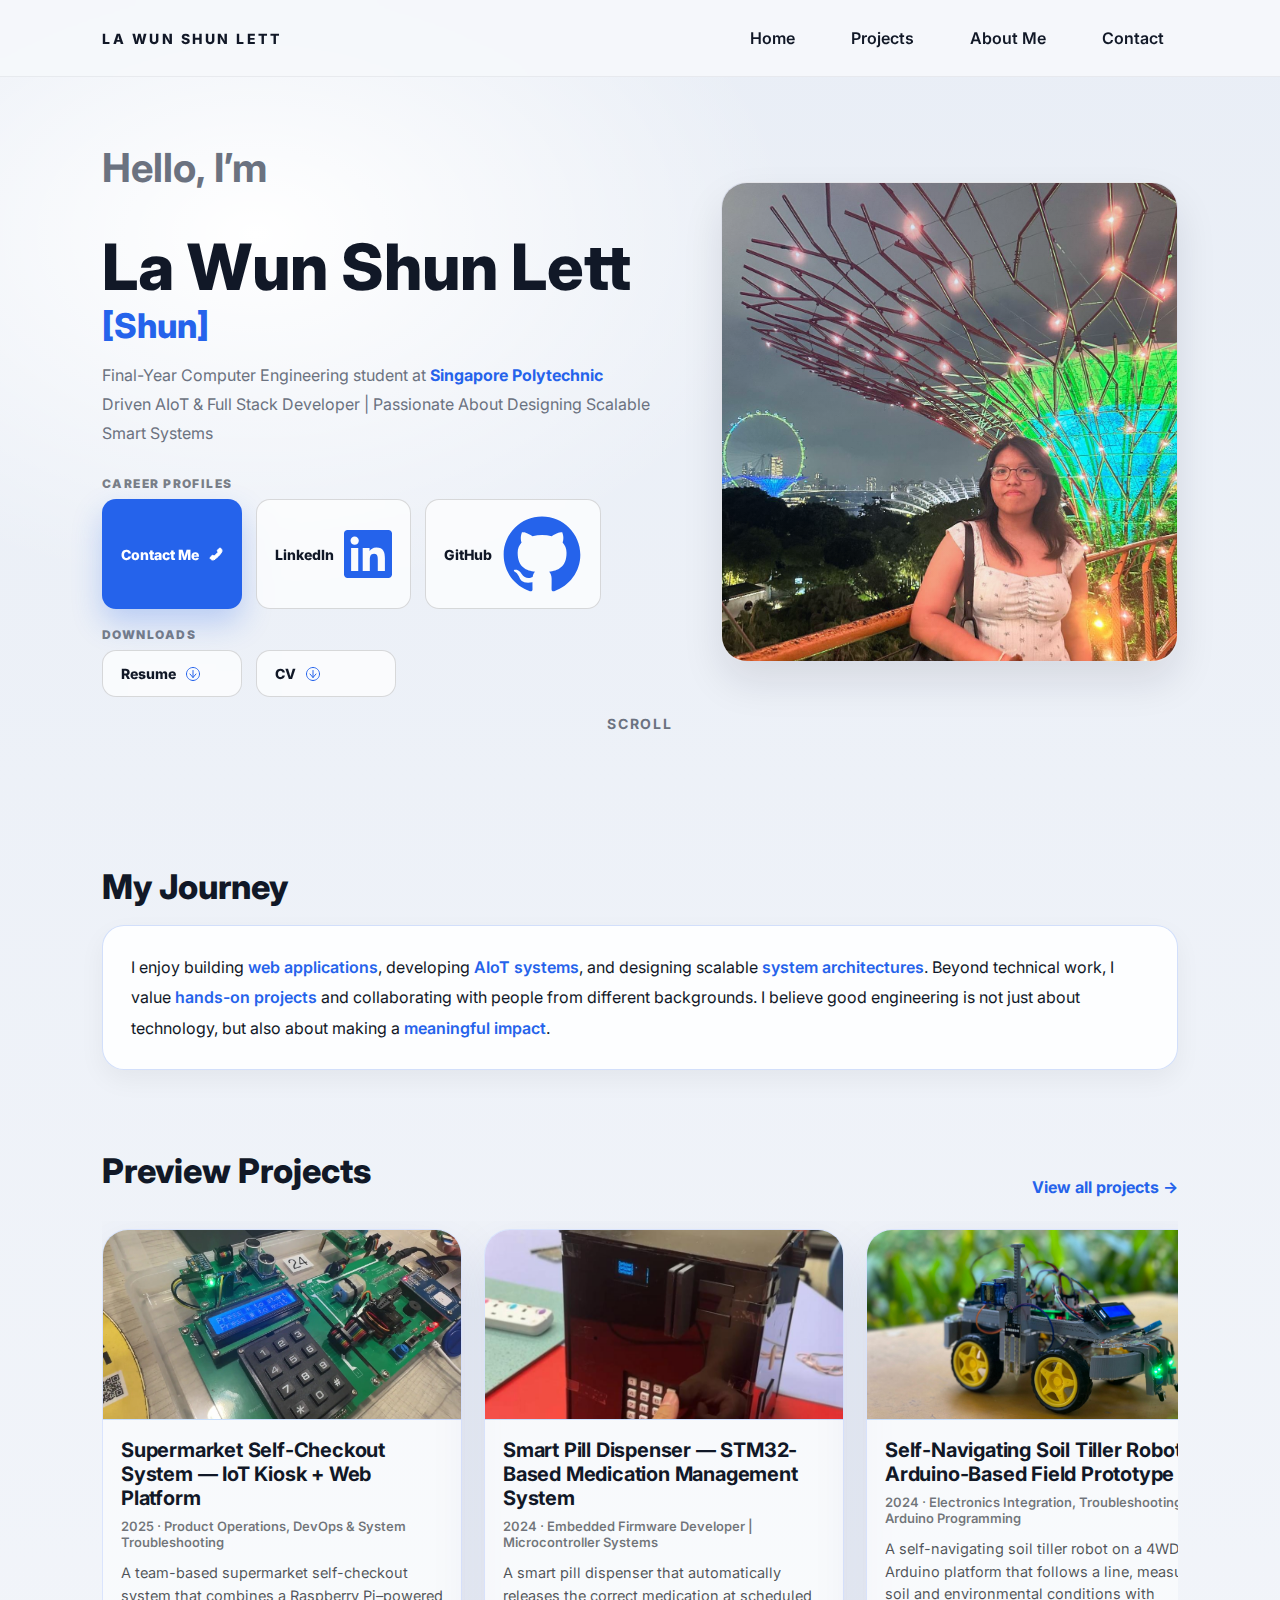
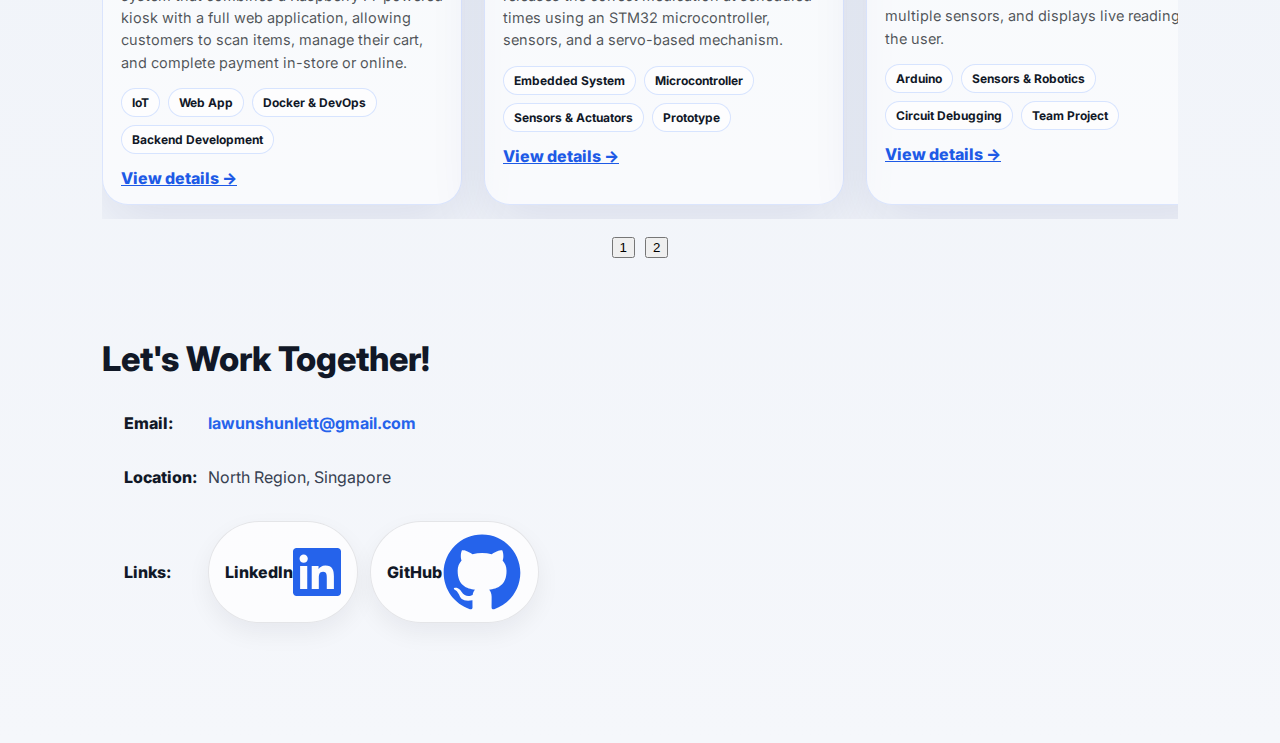
<file: Index.html>
<!DOCTYPE html>
<html lang="en">
<head>
  <meta charset="UTF-8" />
  <title>La Wun Shun Lett</title>
  <meta name="viewport" content="width=device-width, initial-scale=1.0" />

  <!-- Font -->
  <link rel="preconnect" href="https://fonts.googleapis.com">
  <link rel="preconnect" href="https://fonts.gstatic.com" crossorigin>
  <link href="https://fonts.googleapis.com/css2?family=Inter:wght@400;500;600;700;800&display=swap" rel="stylesheet">
  <link rel="stylesheet" href="./contact.css" />
  <link rel="stylesheet" href="./style.css" />
  <script defer src="./featured_projects.js"></script>
  <link rel="stylesheet" href="./projects.css" />

</head>

<body>
  <script defer src="./scripts.js"></script>

  <!-- HEADER -->
  <header class="topbar">
    <div class="topbar-inner">
      <div class="logo" id="homeLogo">LA WUN SHUN LETT</div>

      <!-- Desktop nav -->
      <nav class="nav desktop-nav" aria-label="Primary navigation">
        <a class="anim anim-pop delay-1" href="index.html">Home</a>
        <a class="anim anim-pop delay-2" href="projects.html">Projects</a>
        <a class="anim anim-pop delay-3" href="about.html">About Me</a>
        <a class="anim anim-pop delay-4" href="contact.html">Contact</a>
      </nav>

      <!-- Hamburger (mobile only) -->
      <button class="hamburger-mobile" id="hamburger" aria-label="Open menu" aria-expanded="false" aria-controls="mobileNav">
        <span></span>
        <span></span>
        <span></span>
      </button>
    </div>

    <!-- Mobile menu -->
    <nav class="mobile-nav" id="mobileNav" aria-label="Mobile navigation">
      <a href="index.html">Home</a>
      <a href="projects.html">Projects</a>
      <a href="about.html">About Me</a>
      <a href="contact.html">Contact</a>
    </nav>
  </header>

  <!-- HERO -->
  <main class="hero-wrap"  id="home">
<section class="hero">

  <!-- LEFT COLUMN -->
  <div class="hero-left">

<h1 class="hero-title anim anim-up">
  <span class="intro">Hello, I’m</span><br>
  <span class="name">La Wun Shun Lett</span>
  <span class="nickname highlight">[Shun]</span>
</h1>

    <p class="hero-desc anim anim-up delay-1">
      Final-Year Computer Engineering student at
      <a class="sp-link" href="https://www.sp.edu.sg/" target="_blank" rel="noreferrer">
        Singapore Polytechnic
      </a><br>
      Driven AIoT &amp; Full Stack Developer | Passionate About Designing Scalable Smart Systems
    </p>

    <!-- ACTIONS -->
    <div class="hero-actions" style="display:flex; flex-direction:column; gap:18px;">

      <!-- CAREER PROFILES -->
      <div style="width:100%;">
        <div style="
          font-size:12px;
          font-weight:900;
          letter-spacing:.12em;
          text-transform:uppercase;
          color:rgba(17,24,39,.55);
          margin-bottom:8px;
        ">
          Career Profiles
        </div>

        <div style="display:flex; gap:14px; flex-wrap:wrap;">
          <a href="#contact" class="btn primary cta-pop p1">
            Contact Me
            <img src="./images/phone.svg" alt="" class="btn-icon">
          </a>

          <a href="https://www.linkedin.com/in/la-wun-shun-lett"
             target="_blank" rel="noreferrer"
             class="btn ghost cta-pop p2">
            LinkedIn
            <img src="./images/linkedIn.svg" alt="" class="btn-icon linkedin-icon">
          </a>

          <a href="https://github.com/LaWunShunLett"
             target="_blank" rel="noreferrer"
             class="btn ghost cta-pop p3">
            GitHub
            <img src="./images/github.svg" alt="" class="btn-icon github-icon">
          </a>
        </div>
      </div>

      <!-- DOWNLOADS -->
      <div style="width:100%;">
        <div style="
          font-size:12px;
          font-weight:900;
          letter-spacing:.12em;
          text-transform:uppercase;
          color:rgba(17,24,39,.55);
          margin-bottom:8px;
        ">
          Downloads
        </div>

        <div style="display:flex; gap:14px; flex-wrap:wrap;">
          <a href="./images/La_Wun_Shun_Lett_Resume.pdf" download class="btn ghost cta-pop p4">
            Resume
            <img src="./images/download_but.svg" alt="" class="btn-icon">
          </a>

          <a href="./images/LA WUN SHUN LETT CV.pdf" download class="btn ghost cta-pop p5">
            CV
            <img src="./images/download_but.svg" alt="" class="btn-icon">
          </a>
        </div>
      </div>

    </div><!-- /hero-actions -->

  </div><!-- /hero-left -->

  <!-- RIGHT COLUMN -->
  <div class="hero-right">
    <div class="photo-card anim anim-fade delay-2">
      <img src="./images/Me.jpeg" alt="Portrait of La Wun Shun Lett">
    </div>
  </div><!-- /hero-right -->

</section>

<div class="scroll-hint">
  <span class="scroll-text">Scroll</span>
  <span class="scroll-arrows" aria-hidden="true">
    <span></span><span></span><span></span>
  </span>
</div>
<section id="about" class="section">
  <h2 class="section-title anim anim-up">My Journey</h2>

  <div class="about-glow-box">
<p class="section-text anim anim-up delay-1">
  I enjoy building <span class="highlight">web applications</span>,
  developing <span class="highlight">AIoT systems</span>, and designing
  scalable <span class="highlight">system architectures</span>.
  Beyond technical work, I value <span class="highlight">hands-on projects</span>
  and collaborating with people from different backgrounds.
  I believe good engineering is not just about technology, but also about
  making a <span class="highlight">meaningful impact</span>.
</p>
  </div>
</section>
<!-- =========================
     Featured Projects Section
     ========================= -->
<section id="projects" class="section">
  <div class="section-head anim anim-up">
    <h2 class="section-title">Preview Projects</h2>
    <a class="view-all-link" href="projects.html">View all projects →</a>
  </div>

  <!-- Cards -->
  <div class="projects-grid anim anim-up delay-1" id="featuredGrid"></div>

  <!-- Pagination -->
  <div class="featured-pagination anim anim-up delay-2" id="featuredPagination"></div>

  <!-- SAME TEMPLATE STYLE AS projects.html -->
  <template id="projectCardTpl">
    <article class="project-card" data-tags="">
      <div class="project-media">
        <img src="" alt="" loading="lazy">
      </div>

      <div class="project-body">
        <h3 class="project-name"></h3>
        <p class="project-meta"></p>
        <p class="project-desc"></p>

        <div class="project-tags"></div>

<a class="project-cta" href="#">
  View details →
</a>
      </div>
    </article>
  </template>
</section>

    <section id="contact" class="section">
      <h2 class="section-title anim anim-up">Let's Work Together!</h2>
<section class="contact-simple">
  <div class="contact-row">
    <span class="contact-label">Email:</span>
    <a class="contact-link" href="mailto:lawunshunlett@gmail.com">lawunshunlett@gmail.com</a>
  </div>

  <div class="contact-row">
    <span class="contact-label">Location:</span>
    <span class="contact-value">North Region, Singapore</span>
  </div>

  <div class="contact-row">
    <span class="contact-label">Links:</span>
    <div class="contact-links">
<a href="https://www.linkedin.com/in/la-wun-shun-lett"
   target="_blank" rel="noreferrer"
   class="contact-pill" >
  LinkedIn
  <img src="./images/linkedIn.svg" alt="" class="btn-icon linkedin-icon">
</a>

<a href="https://github.com/LaWunShunLett"
   target="_blank" rel="noreferrer"
   class="contact-pill" >
  GitHub
  <img src="./images/github.svg" alt="" class="btn-icon github-icon">
</a>
    </div>
  </div>
</section>
    </section>
  </main>
</body>
</html>
</file>
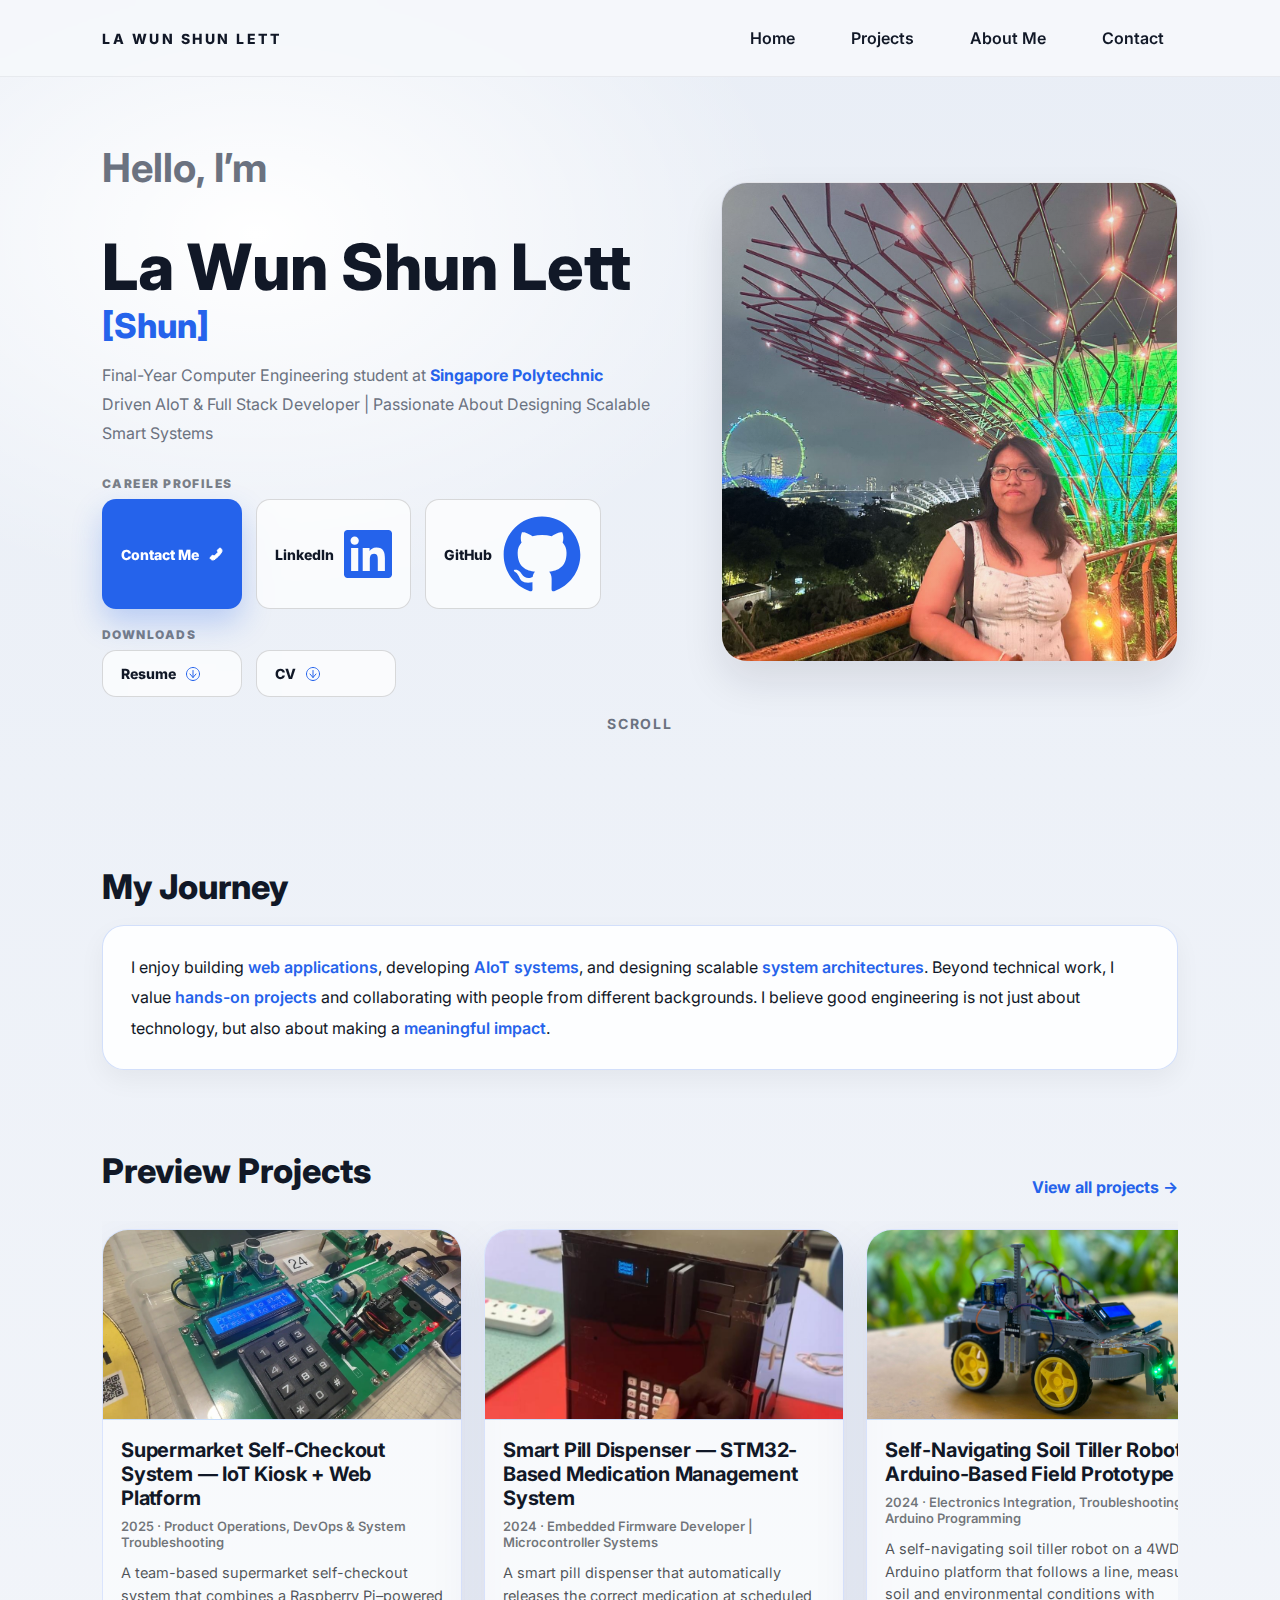
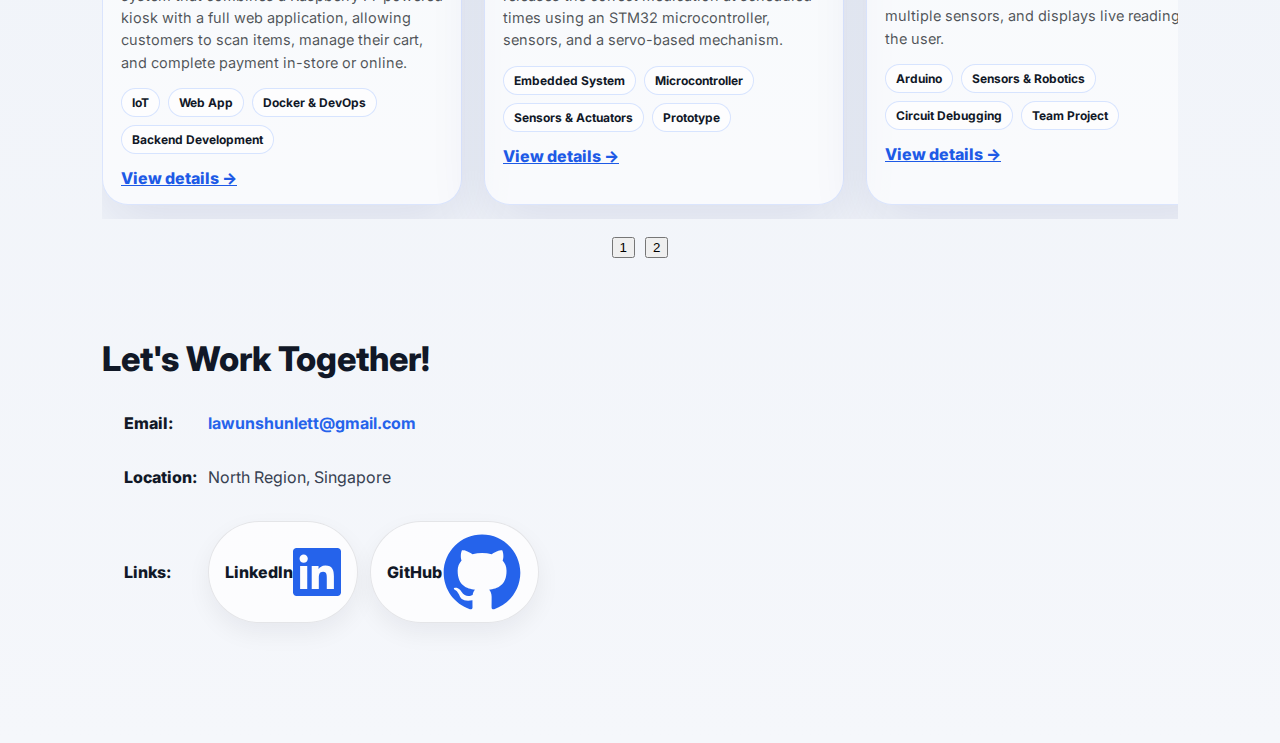
<file: index.html>
<!DOCTYPE html>
<html lang="en">
<head>
  <meta charset="UTF-8" />
  <title>La Wun Shun Lett</title>
  <meta name="viewport" content="width=device-width, initial-scale=1.0" />
  <!-- Open Graph -->
<!-- Open Graph -->
<meta property="og:type" content="website" />
<meta property="og:title" content="La Wun Shun Lett" />
<meta property="og:description" content="Portfolio — Final-Year Computer Engineering student | AIoT & Full Stack Developer" />
<meta property="og:url" content="https://lawunshunlett.github.io/" />

<meta property="og:image" content="https://lawunshunlett.github.io/images/og-cover-v2.png" />
<meta property="og:image:secure_url" content="https://lawunshunlett.github.io/images/og-cover-v2.png" />
<meta property="og:image:type" content="image/png" />
<meta property="og:image:width" content="1200" />
<meta property="og:image:height" content="630" />

<!-- Twitter -->
<meta name="twitter:card" content="summary_large_image" />
<meta name="twitter:title" content="La Wun Shun Lett" />
<meta name="twitter:description" content="Portfolio — Final-Year Computer Engineering student | AIoT & Full Stack Developer" />
<meta name="twitter:image" content="https://lawunshunshunlett.github.io/images/og-cover-v2.png" />

  <!-- Font -->
  <link rel="preconnect" href="https://fonts.googleapis.com">
  <link rel="preconnect" href="https://fonts.gstatic.com" crossorigin>
  <link href="https://fonts.googleapis.com/css2?family=Inter:wght@400;500;600;700;800&display=swap" rel="stylesheet">
  <link rel="stylesheet" href="./contact.css" />
  <link rel="stylesheet" href="./style.css" />
  <script defer src="./featured_projects.js"></script>
  <link rel="stylesheet" href="./projects.css" />

</head>

<body>
  <script defer src="./scripts.js"></script>

  <!-- HEADER -->
  <header class="topbar">
    <div class="topbar-inner">
      <div class="logo" id="homeLogo">LA WUN SHUN LETT</div>

      <!-- Desktop nav -->
      <nav class="nav desktop-nav" aria-label="Primary navigation">
        <a class="anim anim-pop delay-1" href="index.html">Home</a>
        <a class="anim anim-pop delay-2" href="projects.html">Projects</a>
        <a class="anim anim-pop delay-3" href="about.html">About Me</a>
        <a class="anim anim-pop delay-4" href="contact.html">Contact</a>
      </nav>

      <!-- Hamburger (mobile only) -->
      <button class="hamburger-mobile" id="hamburger" aria-label="Open menu" aria-expanded="false" aria-controls="mobileNav">
        <span></span>
        <span></span>
        <span></span>
      </button>
    </div>

    <!-- Mobile menu -->
    <nav class="mobile-nav" id="mobileNav" aria-label="Mobile navigation">
      <a href="index.html">Home</a>
      <a href="projects.html">Projects</a>
      <a href="about.html">About Me</a>
      <a href="contact.html">Contact</a>
    </nav>
  </header>

  <!-- HERO -->
  <main class="hero-wrap"  id="home">
<section class="hero">

  <!-- LEFT COLUMN -->
  <div class="hero-left">

<h1 class="hero-title anim anim-up">
  <span class="intro">Hello, I’m</span><br>
  <span class="name">La Wun Shun Lett</span>
  <span class="nickname highlight">[Shun]</span>
</h1>

    <p class="hero-desc anim anim-up delay-1">
      Final-Year Computer Engineering student at
      <a class="sp-link" href="https://www.sp.edu.sg/" target="_blank" rel="noreferrer">
        Singapore Polytechnic
      </a><br>
      Driven AIoT &amp; Full Stack Developer | Passionate About Designing Scalable Smart Systems
    </p>

    <!-- ACTIONS -->
    <div class="hero-actions" style="display:flex; flex-direction:column; gap:18px;">

      <!-- CAREER PROFILES -->
      <div style="width:100%;">
        <div style="
          font-size:12px;
          font-weight:900;
          letter-spacing:.12em;
          text-transform:uppercase;
          color:rgba(17,24,39,.55);
          margin-bottom:8px;
        ">
          Career Profiles
        </div>

        <div style="display:flex; gap:14px; flex-wrap:wrap;">
          <a href="#contact" class="btn primary cta-pop p1">
            Contact Me
            <img src="./images/phone.svg" alt="" class="btn-icon">
          </a>

          <a href="https://www.linkedin.com/in/la-wun-shun-lett"
             target="_blank" rel="noreferrer"
             class="btn ghost cta-pop p2">
            LinkedIn
            <img src="./images/linkedIn.svg" alt="" class="btn-icon linkedin-icon">
          </a>

          <a href="https://github.com/LaWunShunLett"
             target="_blank" rel="noreferrer"
             class="btn ghost cta-pop p3">
            GitHub
            <img src="./images/github.svg" alt="" class="btn-icon github-icon">
          </a>
        </div>
      </div>

      <!-- DOWNLOADS -->
      <div style="width:100%;">
        <div style="
          font-size:12px;
          font-weight:900;
          letter-spacing:.12em;
          text-transform:uppercase;
          color:rgba(17,24,39,.55);
          margin-bottom:8px;
        ">
          Downloads
        </div>

        <div style="display:flex; gap:14px; flex-wrap:wrap;">
          <a href="./images/La_Wun_Shun_Lett_Resume.pdf" download class="btn ghost cta-pop p4">
            Resume
            <img src="./images/download_but.svg" alt="" class="btn-icon">
          </a>

          <a href="./images/LA WUN SHUN LETT CV.pdf" download class="btn ghost cta-pop p5">
            CV
            <img src="./images/download_but.svg" alt="" class="btn-icon">
          </a>
        </div>
      </div>

    </div><!-- /hero-actions -->

  </div><!-- /hero-left -->

  <!-- RIGHT COLUMN -->
  <div class="hero-right">
    <div class="photo-card anim anim-fade delay-2">
      <img src="./images/Me.jpeg" alt="Portrait of La Wun Shun Lett">
    </div>
  </div><!-- /hero-right -->

</section>

<div class="scroll-hint">
  <span class="scroll-text">Scroll</span>
  <span class="scroll-arrows" aria-hidden="true">
    <span></span><span></span><span></span>
  </span>
</div>
<section id="about" class="section">
  <h2 class="section-title anim anim-up">My Journey</h2>

  <div class="about-glow-box">
<p class="section-text anim anim-up delay-1">
  I enjoy building <span class="highlight">web applications</span>,
  developing <span class="highlight">AIoT systems</span>, and designing
  scalable <span class="highlight">system architectures</span>.
  Beyond technical work, I value <span class="highlight">hands-on projects</span>
  and collaborating with people from different backgrounds.
  I believe good engineering is not just about technology, but also about
  making a <span class="highlight">meaningful impact</span>.
</p>
  </div>
</section>
<!-- =========================
     Featured Projects Section
     ========================= -->
<section id="projects" class="section">
  <div class="section-head anim anim-up">
    <h2 class="section-title">Preview Projects</h2>
    <a class="view-all-link" href="projects.html">View all projects →</a>
  </div>

  <!-- Cards -->
  <div class="projects-grid anim anim-up delay-1" id="featuredGrid"></div>

  <!-- Pagination -->
  <div class="featured-pagination anim anim-up delay-2" id="featuredPagination"></div>

  <!-- SAME TEMPLATE STYLE AS projects.html -->
  <template id="projectCardTpl">
    <article class="project-card" data-tags="">
      <div class="project-media">
        <img src="" alt="" loading="lazy">
      </div>

      <div class="project-body">
        <h3 class="project-name"></h3>
        <p class="project-meta"></p>
        <p class="project-desc"></p>

        <div class="project-tags"></div>

<a class="project-cta" href="#">
  View details →
</a>
      </div>
    </article>
  </template>
</section>

    <section id="contact" class="section">
      <h2 class="section-title anim anim-up">Let's Work Together!</h2>
<section class="contact-simple">
  <div class="contact-row">
    <span class="contact-label">Email:</span>
    <a class="contact-link" href="mailto:lawunshunlett@gmail.com">lawunshunlett@gmail.com</a>
  </div>

  <div class="contact-row">
    <span class="contact-label">Location:</span>
    <span class="contact-value">North Region, Singapore</span>
  </div>

  <div class="contact-row">
    <span class="contact-label">Links:</span>
    <div class="contact-links">
<a href="https://www.linkedin.com/in/la-wun-shun-lett"
   target="_blank" rel="noreferrer"
   class="contact-pill" >
  LinkedIn
  <img src="./images/linkedIn.svg" alt="" class="btn-icon linkedin-icon">
</a>

<a href="https://github.com/LaWunShunLett"
   target="_blank" rel="noreferrer"
   class="contact-pill" >
  GitHub
  <img src="./images/github.svg" alt="" class="btn-icon github-icon">
</a>
    </div>
  </div>
</section>
    </section>
  </main>
</body>
</html>
</file>
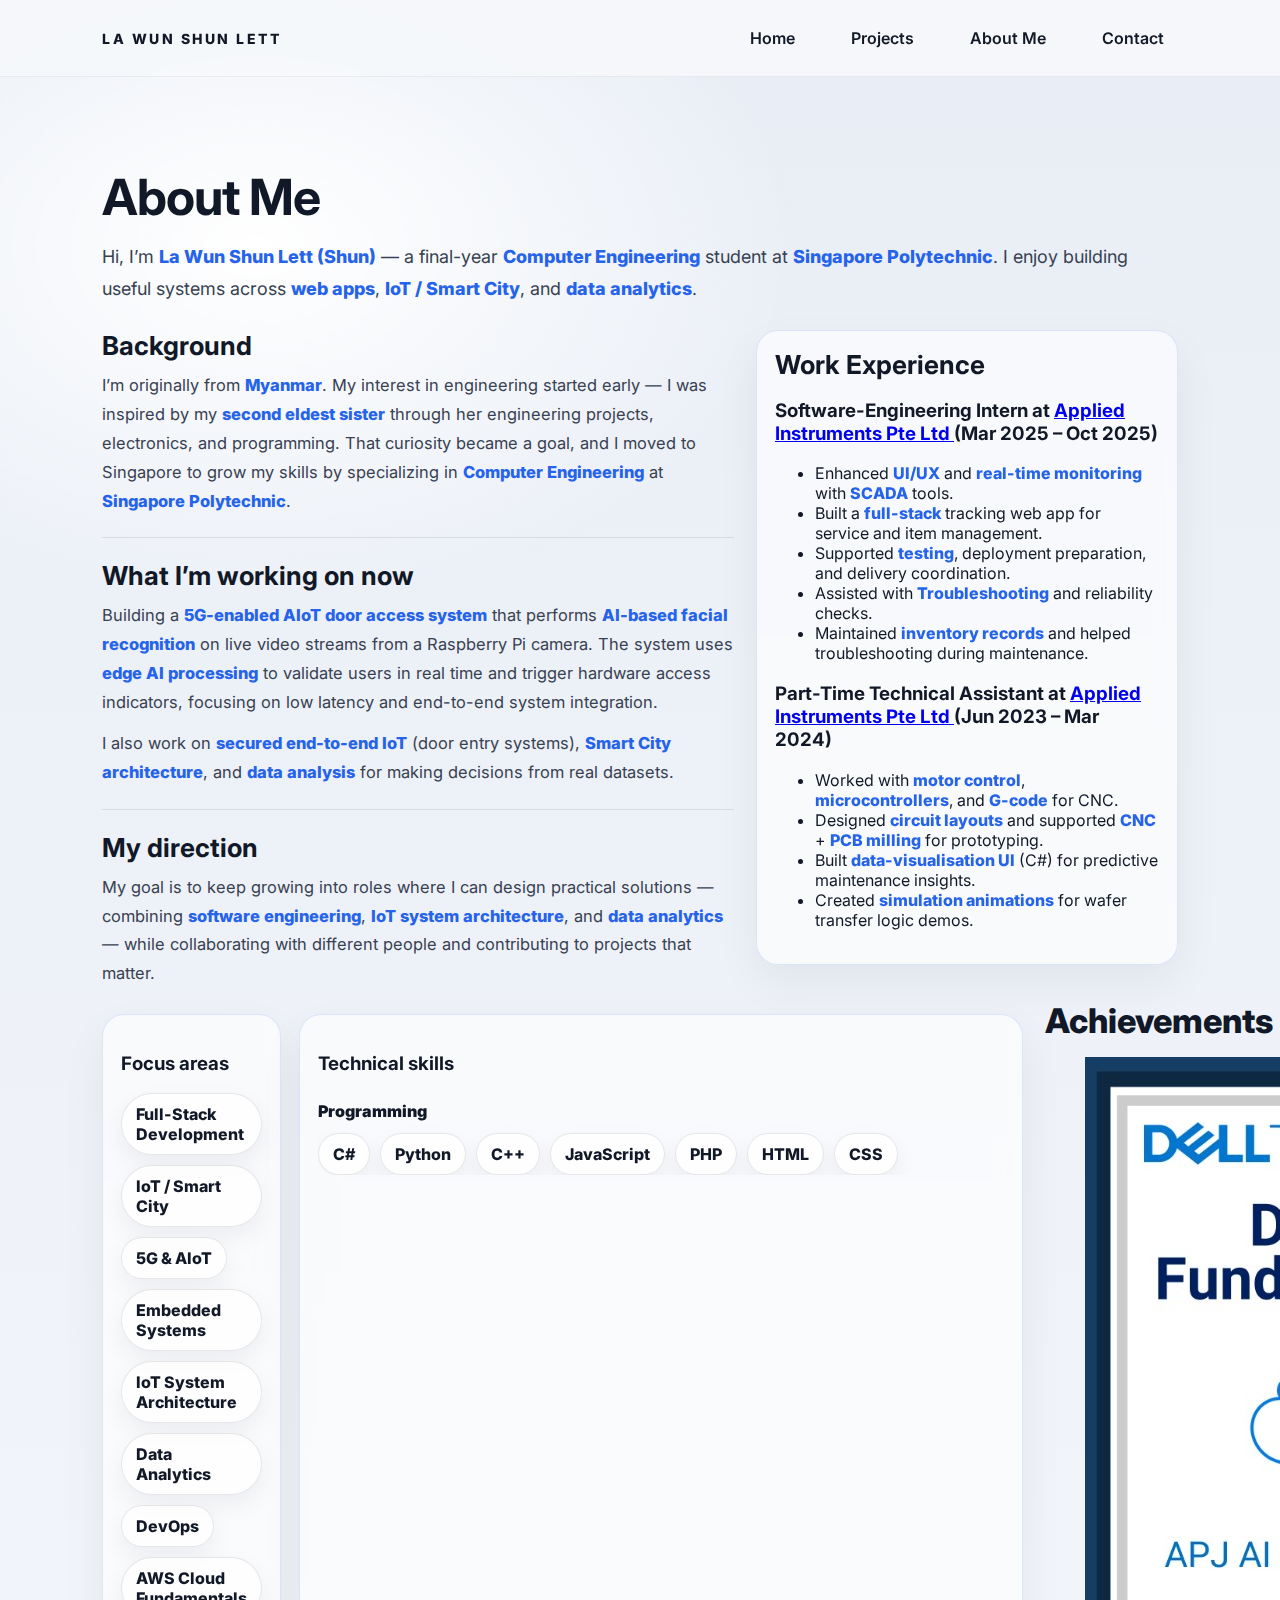
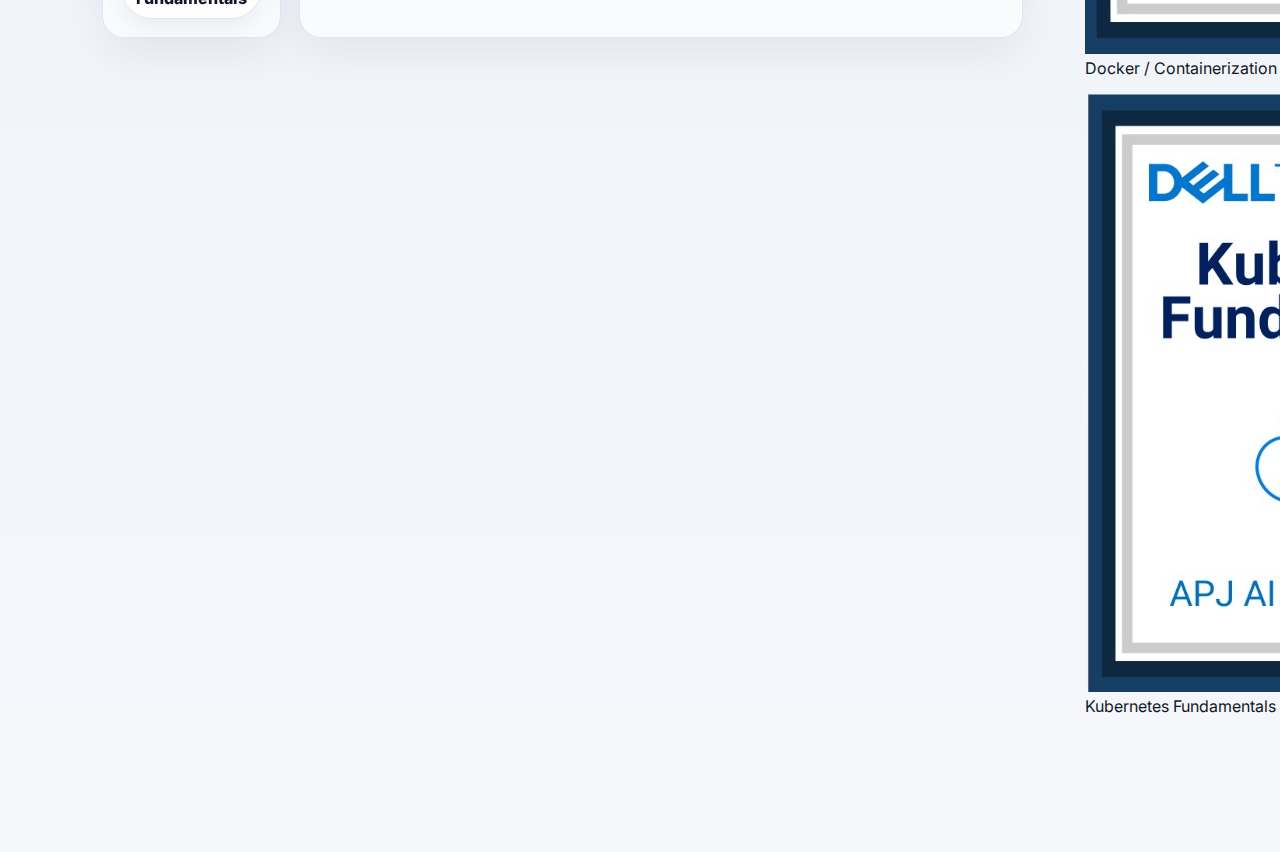
<file: about.html>
<!DOCTYPE html>
<html lang="en">
<head>
  <meta charset="UTF-8" />
  <title>About | La Wun Shun Lett</title>
  <meta name="viewport" content="width=device-width, initial-scale=1.0" />

  <!-- Font -->
  <link rel="preconnect" href="https://fonts.googleapis.com">
  <link rel="preconnect" href="https://fonts.gstatic.com" crossorigin>
  <link href="https://fonts.googleapis.com/css2?family=Inter:wght@400;500;600;700;800&display=swap" rel="stylesheet">

  <!-- Your existing site theme -->
  <link rel="stylesheet" href="./style.css" />
  <!-- Page-specific styles -->
  <link rel="stylesheet" href="./about.css" />
</head>

<body class="preload">
  <script defer src="./scripts.js"></script>
  <!-- HEADER -->
  <header class="topbar">
    <div class="topbar-inner">
      <div class="logo" id="homeLogo">LA WUN SHUN LETT</div>

      <nav class="nav desktop-nav" aria-label="Primary navigation">
        <a class="anim anim-pop delay-1" href="index.html">Home</a>
        <a class="anim anim-pop delay-2" href="projects.html">Projects</a>
        <a class="anim anim-pop delay-3" href="about.html">About Me</a>
        <a class="anim anim-pop delay-4" href="contact.html">Contact</a>
      </nav>

      <button class="hamburger-mobile" id="hamburger" aria-label="Open menu" aria-expanded="false" aria-controls="mobileNav">
        <span></span>
        <span></span>
        <span></span>
      </button>
    </div>

    <nav class="mobile-nav" id="mobileNav" aria-label="Mobile navigation">
      <a href="index.html">Home</a>
      <a href="projects.html">Projects</a>
      <a href="about.html">About Me</a>
      <a href="contact.html">Contact</a>
    </nav>
  </header>

  <main class="about-wrap">

    <!-- Top intro -->
    <section class="about-hero">
      <h1 class="about-title">About Me</h1>

      <p class="about-lead">
        Hi, I’m <span class="highlight">La Wun Shun Lett (Shun)</span> — a final-year
        <span class="highlight">Computer Engineering</span> student at
        <a class="sp-link" href="https://www.sp.edu.sg/" target="_blank" rel="noreferrer">Singapore Polytechnic</a>.
        I enjoy building useful systems across <span class="highlight">web apps</span>,
        <span class="highlight">IoT / Smart City</span>, and <span class="highlight">data analytics</span>.
      </p>
    </section>

    <!-- 2-column layout -->
    <section class="about-grid">

      <!-- Left: Story -->
      <div class="about-col about-main">
        <section class="about-section">
          <h2 class="about-h2">Background</h2>
          <p class="about-text">
            I’m originally from <span class="highlight">Myanmar</span>. My interest in engineering started early —
            I was inspired by my <span class="highlight">second eldest sister</span> through her engineering projects,
            electronics, and programming. That curiosity became a goal, and I moved to Singapore to grow my skills by
            specializing in <span class="highlight">Computer Engineering</span> at
            <a class="sp-link" href="https://www.sp.edu.sg/" target="_blank" rel="noreferrer">Singapore Polytechnic</a>.
          </p>
        </section>

        <section class="about-section">
          <h2 class="about-h2">What I’m working on now</h2>
          <p class="about-text">
            Building a <span class="highlight">5G-enabled AIoT door access system</span> that performs
            <span class="highlight">AI-based facial recognition</span> on live video streams from a
            Raspberry Pi camera. The system uses <span class="highlight">edge AI processing</span>
            to validate users in real time and trigger hardware access indicators, focusing on
            low latency and end-to-end system integration.
          </p>
          <p class="about-text">
            I also work on <span class="highlight">secured end-to-end IoT</span> (door entry systems),
            <span class="highlight">Smart City architecture</span>, and <span class="highlight">data analysis</span>
            for making decisions from real datasets.
          </p>
        </section>

        <section class="about-section">
          <h2 class="about-h2">My direction</h2>
          <p class="about-text">
            My goal is to keep growing into roles where I can design practical solutions — combining
            <span class="highlight">software engineering</span>, <span class="highlight">IoT system architecture</span>,
            and <span class="highlight">data analytics</span> — while collaborating with different people and contributing
            to projects that matter.
          </p>
        </section>
      </div>

      <!-- Right: boxed cards ONLY -->
      <aside class="about-col about-side">

        <!-- Work Experience -->
        <section class="about-block experience-block">
          <h2 class="about-h2">Work Experience</h2>

          <div class="experience-item">
            <h3 class="experience-role">
              Software-Engineering Intern at 
              <a class="experience-company" href="https://www.applied-i.com/" target="_blank" rel="noreferrer">
  Applied Instruments Pte Ltd
</a><span class="experience-period">(Mar 2025 – Oct 2025)</span>
            </h3>

            <ul class="experience-list">
              <li>Enhanced <span class="highlight">UI/UX</span> and <span class="highlight">real-time monitoring</span> with <span class="highlight">SCADA</span> tools.</li>
              <li>Built a <span class="highlight">full-stack</span> tracking web app for service and item management.</li>
              <li>Supported <span class="highlight">testing</span>, deployment preparation, and delivery coordination.</li>
              <li>Assisted with <span class="highlight">Troubleshooting</span> and reliability checks.</li>
              <li>Maintained <span class="highlight">inventory records</span> and helped troubleshooting during maintenance.</li>
            </ul>
          </div>

          <div class="experience-divider"></div>

          <div class="experience-item">
            <h3 class="experience-role">
              Part-Time Technical Assistant at <a class="experience-company" href="https://www.applied-i.com/" target="_blank" rel="noreferrer">
  Applied Instruments Pte Ltd
</a><span class="experience-period">(Jun 2023 – Mar 2024)</span>
            </h3>

            <ul class="experience-list">
              <li>Worked with <span class="highlight">motor control</span>, <span class="highlight">microcontrollers</span>, and <span class="highlight">G-code</span> for CNC.</li>
              <li>Designed <span class="highlight">circuit layouts</span> and supported <span class="highlight">CNC</span> + <span class="highlight">PCB milling</span> for prototyping.</li>
              <li>Built <span class="highlight">data-visualisation UI</span> (C#) for predictive maintenance insights.</li>
              <li>Created <span class="highlight">simulation animations</span> for wafer transfer logic demos.</li>
            </ul>
          </div>
        </section>

      </aside>
      
    </section>
    <div class="about-grid">
            <!-- Bottom row: Focus + Technical (same size, side-by-side) -->
        <section class="about-row-two" aria-label="Focus areas and technical skills">

          <!-- Focus areas -->
          <section class="about-block about-mini">
            <h3 class="side-title">Focus areas</h3>

            <div class="pill-list">
              <span class="pill">Full-Stack Development</span>
              <span class="pill">IoT / Smart City</span>
              <span class="pill">5G &amp; AIoT</span>
              <span class="pill">Embedded Systems</span>
              <span class="pill">IoT System Architecture</span>
              <span class="pill">Data Analytics</span>
              <span class="pill">DevOps</span>
              <span class="pill">AWS Cloud Fundamentals </span>
            </div>
          </section>

<!-- Technical skills (ONE slide at a time) -->
<section class="about-block about-mini">
  <h3 class="side-title">Technical skills</h3>

  <div class="tech-slider" aria-label="Technical skills slider">
    <div class="tech-track">

      <!-- SET A -->
      <section class="tech-slide">
        <h4 class="tech-h4">Programming</h4>
        <div class="chip-wrap">
          <span class="chip">C#</span>
          <span class="chip">Python</span>
          <span class="chip">C++</span>
          <span class="chip">JavaScript</span>
          <span class="chip">PHP</span>
          <span class="chip">HTML</span>
          <span class="chip">CSS</span>
        </div>
      </section>

      <section class="tech-slide">
        <h4 class="tech-h4">IoT/ Microcontrollers / Cloud</h4>
        <div class="chip-wrap">
          <span class="chip">Arduino</span>
          <span class="chip">PIC</span>
          <span class="chip">STM32</span>
          <span class="chip">Raspberry Pi</span>
          <span class="chip">MQTT</span>
          <span class="chip">AWS (EC2, S3, IAM)</span>
          <span class="chip">AWS (VPC, Lambda, API Gateway)</span>
        </div>
      </section>

      <section class="tech-slide">
        <h4 class="tech-h4">Data &amp; Tools</h4>
        <div class="chip-wrap">
          <span class="chip">Power BI</span>
          <span class="chip">KNIME</span>
          <span class="chip">R Studio</span>
          <span class="chip">MBed</span>
          <span class="chip">AutoDesk / Inventor</span>
          <span class="chip">Docker</span>
        </div>
      </section>

      <!-- SET B (duplicate for seamless loop) -->
      <section class="tech-slide" aria-hidden="true">
        <h4 class="tech-h4">Programming</h4>
        <div class="chip-wrap">
          <span class="chip">C#</span>
          <span class="chip">Python</span>
          <span class="chip">C++</span>
          <span class="chip">JavaScript</span>
          <span class="chip">PHP</span>
          <span class="chip">HTML</span>
          <span class="chip">CSS</span>
        </div>
      </section>

      <section class="tech-slide" aria-hidden="true">
        <h4 class="tech-h4">IoT / Embedded</h4>
        <div class="chip-wrap">
          <span class="chip">Arduino</span>
          <span class="chip">PIC</span>
          <span class="chip">STM32</span>
          <span class="chip">Raspberry Pi</span>
          <span class="chip">MQTT</span>
        </div>
      </section>

      <section class="tech-slide" aria-hidden="true">
        <h4 class="tech-h4">Data &amp; Tools</h4>
        <div class="chip-wrap">
          <span class="chip">Power BI</span>
          <span class="chip">KNIME</span>
          <span class="chip">Data Analysis</span>
          <span class="chip">MySQL / MariaDB</span>
          <span class="chip">Docker</span>
        </div>
      </section>

    </div>
  </div>
</section>

        </section>
        <section class="achievements-section">
  <h2 class="section-title">Achievements</h2>

  <div class="ach-grid">

    <!-- Docker Certificate -->
    <figure class="ach-card">
      <a
        href="https://www.credential.net/a4a5f695-ade1-4514-bbe7-b1f18ab8c89e#acc.52tkY7ZQ"
        target="_blank"
        rel="noopener noreferrer"
        class="ach-link"
      >
        <img
          src="./images/cert-docker.jpg"
          alt="Docker Fundamentals Certificate"
          class="ach-img"
        >
      </a>
      <figcaption class="ach-cap">
        Docker / Containerization Certificate
        <span class="ach-verify">Verified credential</span>
      </figcaption>
    </figure>

    <!-- Kubernetes Certificate -->
    <figure class="ach-card">
      <a
        href="https://www.credential.net/ebfe8715-edc9-44df-ae63-ec754dd64706#acc.KW3eDxg9"
        target="_blank"
        rel="noopener noreferrer"
        class="ach-link"
      >
        <img
          src="./images/cert-kubernetes.jpg"
          alt="Kubernetes Fundamentals Certificate"
          class="ach-img"
        >
      </a>
      <figcaption class="ach-cap">
        Kubernetes Fundamentals Certificate
        <span class="ach-verify">Verified credential</span>
      </figcaption>
    </figure>

  </div>
</section>

        </div>
  </main>
</body>
</html>
</file>
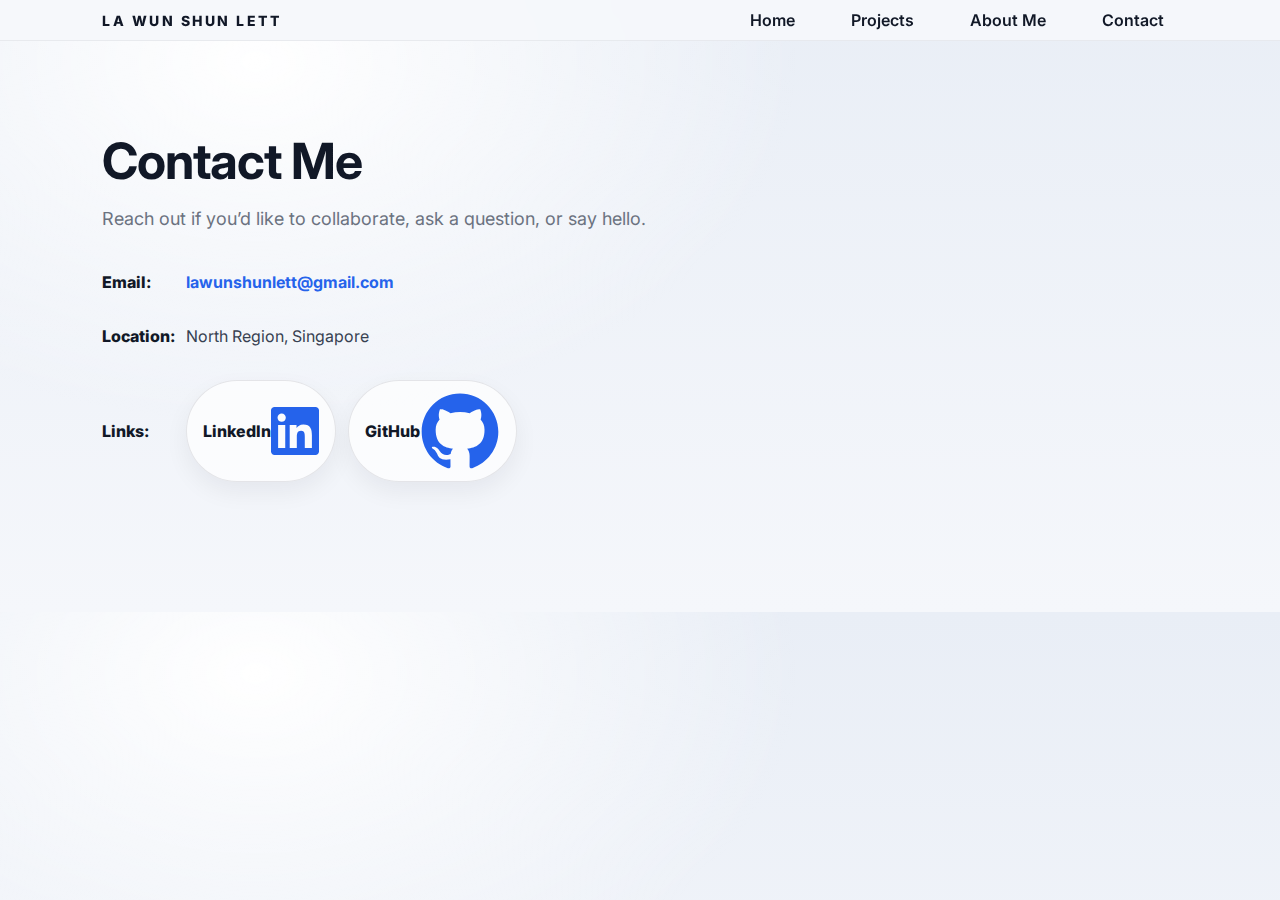
<file: contact.html>
<!DOCTYPE html>
<html lang="en">
<head>
  <meta charset="UTF-8" />
  <title>Contact | La Wun Shun Lett</title>
  <meta name="viewport" content="width=device-width, initial-scale=1.0" />

  <link rel="preconnect" href="https://fonts.googleapis.com">
  <link rel="preconnect" href="https://fonts.gstatic.com" crossorigin>
  <link href="https://fonts.googleapis.com/css2?family=Inter:wght@400;500;600;700;800&display=swap" rel="stylesheet">
  <link rel="stylesheet" href="./style.css" />  
  <link rel="stylesheet" href="./contact.css" />
</head>

<body>
  <script defer src="./scripts.js"></script>

  <!-- HEADER -->
  <header class="topbar">
    <div class="topbar-inner">
      <div class="logo">LA WUN SHUN LETT</div>

      <!-- Desktop nav -->
      <nav class="nav desktop-nav" aria-label="Primary navigation">
        <a class="anim anim-pop delay-1" href="index.html">Home</a>
        <a class="anim anim-pop delay-2" href="projects.html">Projects</a>
        <a class="anim anim-pop delay-3" href="about.html">About Me</a>
        <a class="anim anim-pop delay-4" href="contact.html">Contact</a>
      </nav>

      <!-- Hamburger (mobile only) -->
      <button class="hamburger-mobile" id="hamburger" aria-label="Open menu" aria-expanded="false" aria-controls="mobileNav">
        <span></span>
        <span></span>
        <span></span>
      </button>
    </div>

    <!-- Mobile menu -->
    <nav class="mobile-nav" id="mobileNav" aria-label="Mobile navigation">
      <a href="index.html">Home</a>
      <a href="projects.html">Projects</a>
      <a href="about.html">About Me</a>
      <a href="contact.html">Contact</a>
    </nav>
  </header>
  <main class="contact-wrap">
    <section class="contact-hero">
      <h1 class="contact-title">Contact Me</h1>
      <p class="contact-subtitle">
        Reach out if you’d like to collaborate, ask a question, or say hello.
      </p>
    </section>

<section class="contact-simple">
  <div class="contact-row">
    <span class="contact-label">Email:</span>
    <a class="contact-link" href="mailto:lawunshunlett@gmail.com">lawunshunlett@gmail.com</a>
  </div>

  <div class="contact-row">
    <span class="contact-label">Location:</span>
    <span class="contact-value">North Region, Singapore</span>
  </div>

  <div class="contact-row">
    <span class="contact-label">Links:</span>
    <div class="contact-links">
      <a class="contact-pill" target="_blank" rel="noreferrer"
         href="https://www.linkedin.com/in/la-wun-shun-lett" >LinkedIn  <img src="./images/linkedIn.svg" alt="" class="btn-icon linkedin-icon"></a>

      <a class="contact-pill" target="_blank" rel="noreferrer"
         href="https://github.com/LaWunShunLett">GitHub <img src="./images/github.svg" alt="" class="btn-icon github-icon"></a>
    </div>
  </div>
</section>
  </main>

<script defer src="./scripts.js"></script>

</body>
</html>
</file>
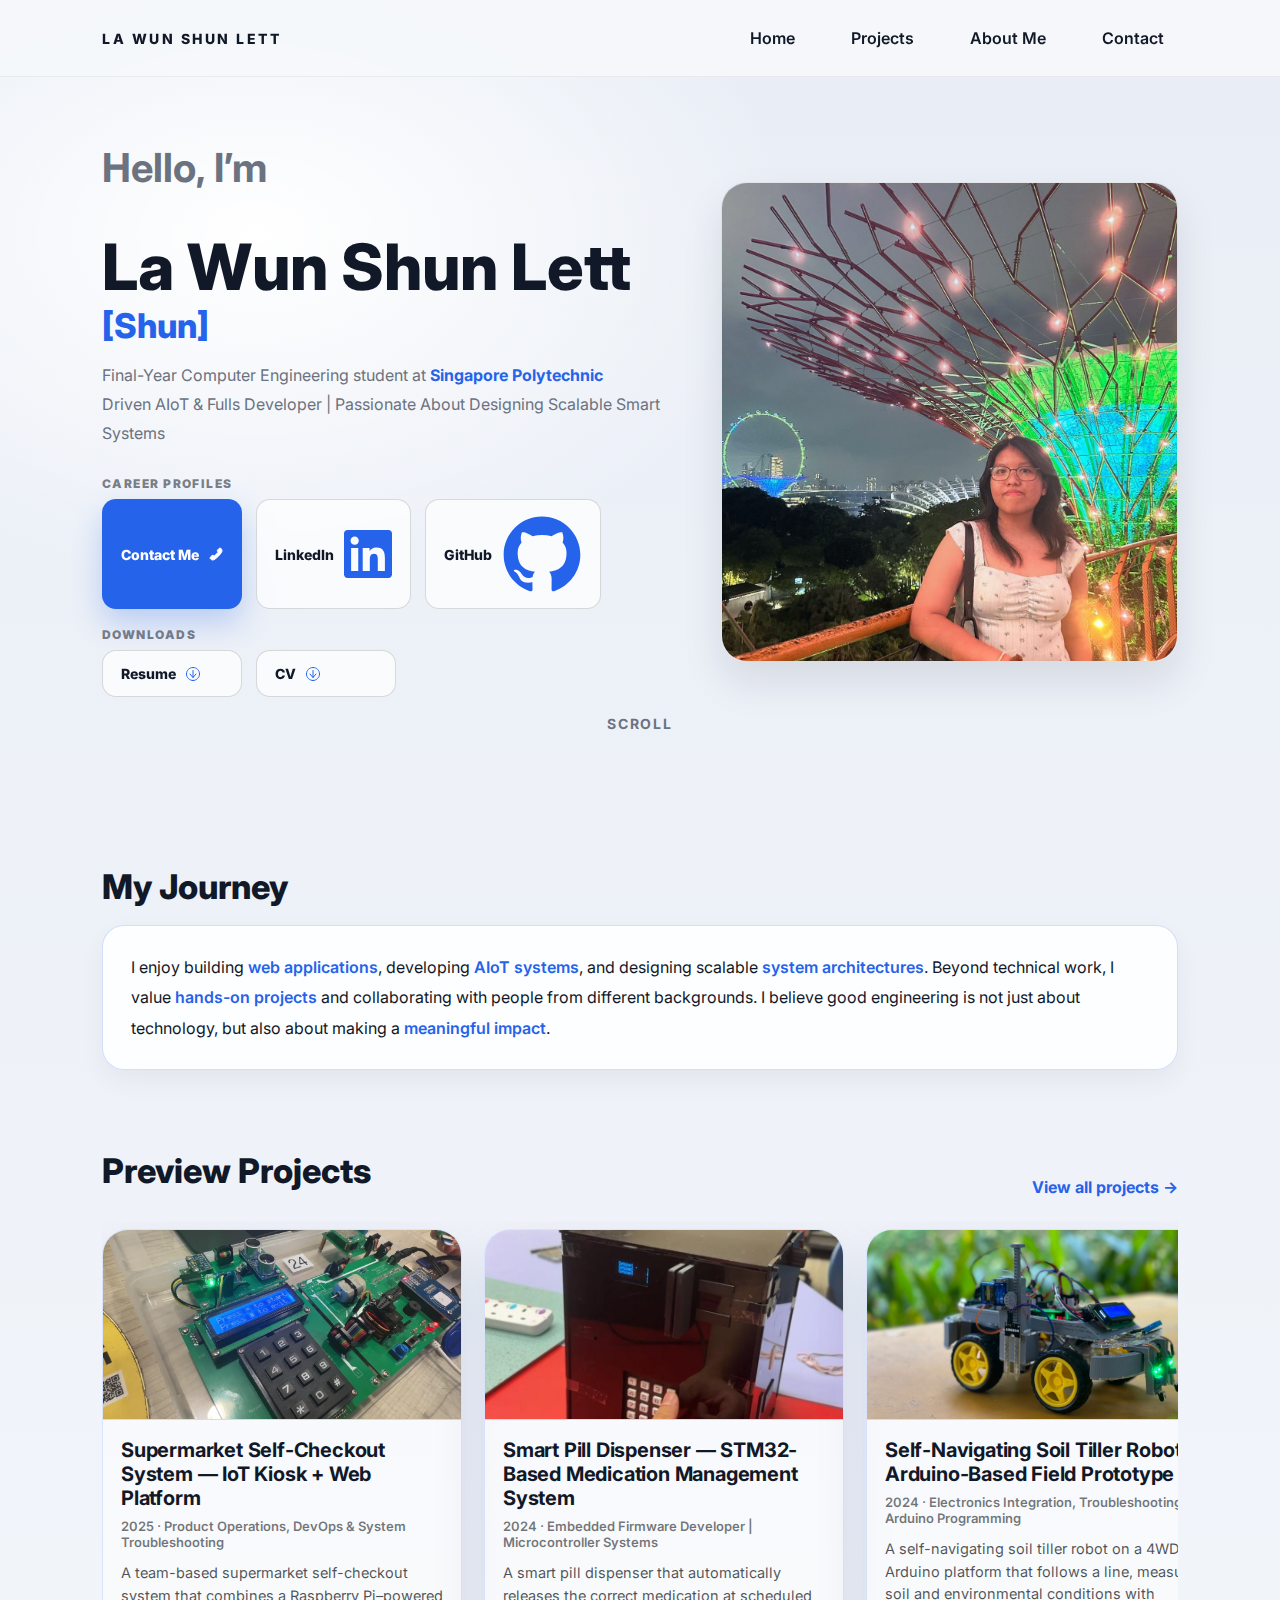
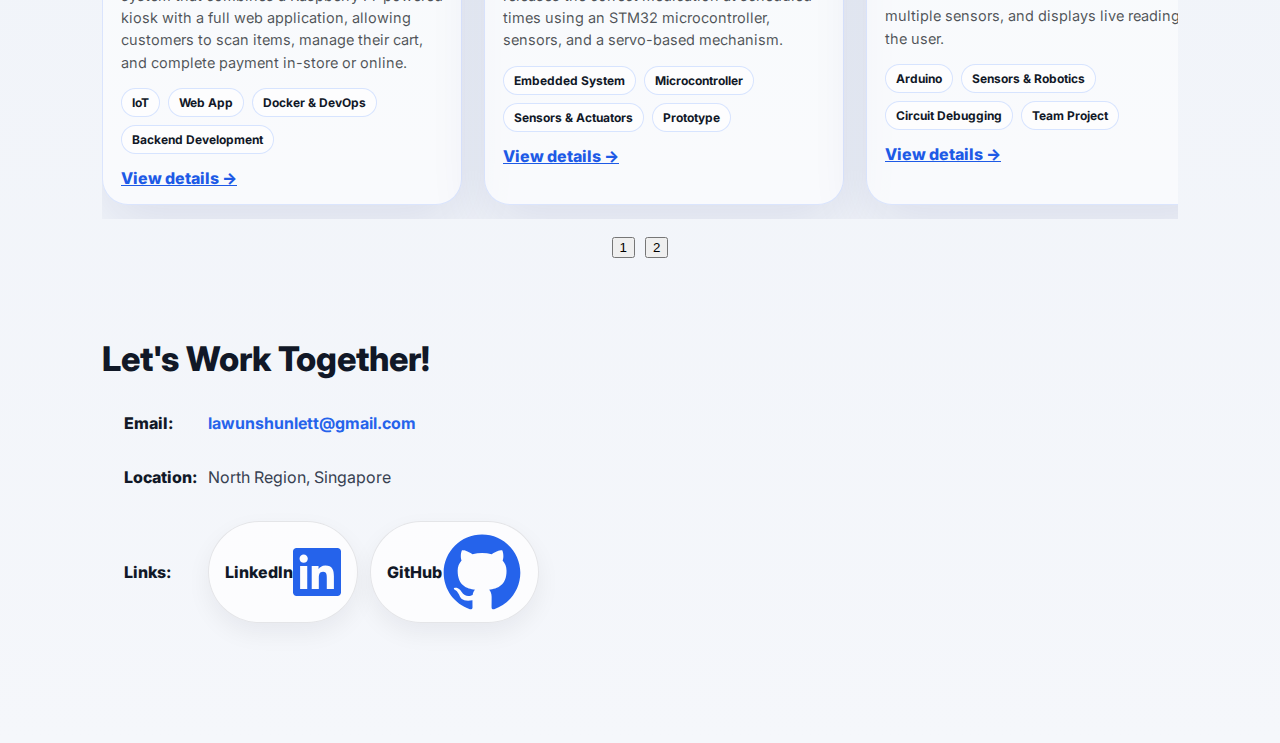
<file: Home.html>
<!DOCTYPE html>
<html lang="en">
<head>
  <meta charset="UTF-8" />
  <title>La Wun Shun Lett</title>
  <meta name="viewport" content="width=device-width, initial-scale=1.0" />

  <!-- Font -->
  <link rel="preconnect" href="https://fonts.googleapis.com">
  <link rel="preconnect" href="https://fonts.gstatic.com" crossorigin>
  <link href="https://fonts.googleapis.com/css2?family=Inter:wght@400;500;600;700;800&display=swap" rel="stylesheet">
  <link rel="stylesheet" href="./contact.css" />
  <link rel="stylesheet" href="./style.css" />
  <script defer src="./featured_projects.js"></script>
  <link rel="stylesheet" href="./projects.css" />

</head>

<body>
  <script defer src="./scripts.js"></script>

  <!-- HEADER -->
  <header class="topbar">
    <div class="topbar-inner">
      <div class="logo" id="homeLogo">LA WUN SHUN LETT</div>

      <!-- Desktop nav -->
      <nav class="nav desktop-nav" aria-label="Primary navigation">
        <a class="anim anim-pop delay-1" href="index.html">Home</a>
        <a class="anim anim-pop delay-2" href="projects.html">Projects</a>
        <a class="anim anim-pop delay-3" href="about.html">About Me</a>
        <a class="anim anim-pop delay-4" href="contact.html">Contact</a>
      </nav>

      <!-- Hamburger (mobile only) -->
      <button class="hamburger-mobile" id="hamburger" aria-label="Open menu" aria-expanded="false" aria-controls="mobileNav">
        <span></span>
        <span></span>
        <span></span>
      </button>
    </div>

    <!-- Mobile menu -->
    <nav class="mobile-nav" id="mobileNav" aria-label="Mobile navigation">
      <a href="index.html">Home</a>
      <a href="projects.html">Projects</a>
      <a href="about.html">About Me</a>
      <a href="contact.html">Contact</a>
    </nav>
  </header>

  <!-- HERO -->
  <main class="hero-wrap"  id="home">
<section class="hero">

  <!-- LEFT COLUMN -->
  <div class="hero-left">

<h1 class="hero-title anim anim-up">
  <span class="intro">Hello, I’m</span><br>
  <span class="name">La Wun Shun Lett</span>
  <span class="nickname highlight">[Shun]</span>
</h1>

    <p class="hero-desc anim anim-up delay-1">
      Final-Year Computer Engineering student at
      <a class="sp-link" href="https://www.sp.edu.sg/" target="_blank" rel="noreferrer">
        Singapore Polytechnic
      </a><br>
      Driven AIoT &amp; Fulls Developer | Passionate About Designing Scalable Smart Systems
    </p>

    <!-- ACTIONS -->
    <div class="hero-actions" style="display:flex; flex-direction:column; gap:18px;">

      <!-- CAREER PROFILES -->
      <div style="width:100%;">
        <div style="
          font-size:12px;
          font-weight:900;
          letter-spacing:.12em;
          text-transform:uppercase;
          color:rgba(17,24,39,.55);
          margin-bottom:8px;
        ">
          Career Profiles
        </div>

        <div style="display:flex; gap:14px; flex-wrap:wrap;">
          <a href="#contact" class="btn primary cta-pop p1">
            Contact Me
            <img src="./images/phone.svg" alt="" class="btn-icon">
          </a>

          <a href="https://www.linkedin.com/in/la-wun-shun-lett"
             target="_blank" rel="noreferrer"
             class="btn ghost cta-pop p2">
            LinkedIn
            <img src="./images/linkedIn.svg" alt="" class="btn-icon linkedin-icon">
          </a>

          <a href="https://github.com/LaWunShunLett"
             target="_blank" rel="noreferrer"
             class="btn ghost cta-pop p3">
            GitHub
            <img src="./images/github.svg" alt="" class="btn-icon github-icon">
          </a>
        </div>
      </div>

      <!-- DOWNLOADS -->
      <div style="width:100%;">
        <div style="
          font-size:12px;
          font-weight:900;
          letter-spacing:.12em;
          text-transform:uppercase;
          color:rgba(17,24,39,.55);
          margin-bottom:8px;
        ">
          Downloads
        </div>

        <div style="display:flex; gap:14px; flex-wrap:wrap;">
          <a href="./images/La_Wun_Shun_Lett_Resume.pdf" download class="btn ghost cta-pop p4">
            Resume
            <img src="./images/download_but.svg" alt="" class="btn-icon">
          </a>

          <a href="./images/LA WUN SHUN LETT CV.pdf" download class="btn ghost cta-pop p5">
            CV
            <img src="./images/download_but.svg" alt="" class="btn-icon">
          </a>
        </div>
      </div>

    </div><!-- /hero-actions -->

  </div><!-- /hero-left -->

  <!-- RIGHT COLUMN -->
  <div class="hero-right">
    <div class="photo-card anim anim-fade delay-2">
      <img src="./images/Me.jpeg" alt="Portrait of La Wun Shun Lett">
    </div>
  </div><!-- /hero-right -->

</section>

<div class="scroll-hint">
  <span class="scroll-text">Scroll</span>
  <span class="scroll-arrows" aria-hidden="true">
    <span></span><span></span><span></span>
  </span>
</div>
<section id="about" class="section">
  <h2 class="section-title anim anim-up">My Journey</h2>

  <div class="about-glow-box">
<p class="section-text anim anim-up delay-1">
  I enjoy building <span class="highlight">web applications</span>,
  developing <span class="highlight">AIoT systems</span>, and designing
  scalable <span class="highlight">system architectures</span>.
  Beyond technical work, I value <span class="highlight">hands-on projects</span>
  and collaborating with people from different backgrounds.
  I believe good engineering is not just about technology, but also about
  making a <span class="highlight">meaningful impact</span>.
</p>
  </div>
</section>
<!-- =========================
     Featured Projects Section
     ========================= -->
<section id="projects" class="section">
  <div class="section-head anim anim-up">
    <h2 class="section-title">Preview Projects</h2>
    <a class="view-all-link" href="projects.html">View all projects →</a>
  </div>

  <!-- Cards -->
  <div class="projects-grid anim anim-up delay-1" id="featuredGrid"></div>

  <!-- Pagination -->
  <div class="featured-pagination anim anim-up delay-2" id="featuredPagination"></div>

  <!-- SAME TEMPLATE STYLE AS projects.html -->
  <template id="projectCardTpl">
    <article class="project-card" data-tags="">
      <div class="project-media">
        <img src="" alt="" loading="lazy">
      </div>

      <div class="project-body">
        <h3 class="project-name"></h3>
        <p class="project-meta"></p>
        <p class="project-desc"></p>

        <div class="project-tags"></div>

<a class="project-cta" href="#">
  View details →
</a>
      </div>
    </article>
  </template>
</section>

    <section id="contact" class="section">
      <h2 class="section-title anim anim-up">Let's Work Together!</h2>
<section class="contact-simple">
  <div class="contact-row">
    <span class="contact-label">Email:</span>
    <a class="contact-link" href="mailto:lawunshunlett@gmail.com">lawunshunlett@gmail.com</a>
  </div>

  <div class="contact-row">
    <span class="contact-label">Location:</span>
    <span class="contact-value">North Region, Singapore</span>
  </div>

  <div class="contact-row">
    <span class="contact-label">Links:</span>
    <div class="contact-links">
<a href="https://www.linkedin.com/in/la-wun-shun-lett"
   target="_blank" rel="noreferrer"
   class="contact-pill" >
  LinkedIn
  <img src="./images/linkedIn.svg" alt="" class="btn-icon linkedin-icon">
</a>

<a href="https://github.com/LaWunShunLett"
   target="_blank" rel="noreferrer"
   class="contact-pill" >
  GitHub
  <img src="./images/github.svg" alt="" class="btn-icon github-icon">
</a>
    </div>
  </div>
</section>
    </section>
  </main>
</body>
</html>
</file>
<file: contact.css>
/* CONTACT PAGE */
/* Prevent header/content from shifting between pages with/without scrollbar */
html {
  overflow-y: scroll;          /* reserve scrollbar width */
  scrollbar-gutter: stable;    /* modern browsers */
}
/* Hide scrollbar but keep layout width */
html {
  scrollbar-width: none;           /* Firefox */
}

html::-webkit-scrollbar {
  width: 0;                        /* Chrome / Edge / Safari */
  height: 0;
}

.topbar {
  width: 100%;
}

.topbar-inner{
  max-width: 1120px;
  margin: 0 auto;
  padding: 0 22px;
  display: flex;
  align-items: center;
  justify-content: space-between;
  box-sizing: border-box;
}

.contact-wrap{
  padding: 90px 0 120px;
}

.contact-hero,
.contact-grid{
  max-width: 1120px;
  margin: 0 auto;
  padding: 0 22px;
}

.contact-title{
  margin: 0 0 14px;
  font-size: 50px;
  letter-spacing: -0.02em;
  color: #111827;
}

.contact-subtitle{
  margin: 0 0 28px;
  color: #6b7280;
  font-size: 18px;
  line-height: 1.6;
}

.contact-grid{
  display: grid;
  grid-template-columns: 1fr 1fr;
  gap: 18px;
}

.contact-card{
  border-radius: 22px;
  padding: 22px 22px;

  background: rgba(255,255,255,.62);
  backdrop-filter: blur(10px);

  border: 1px solid rgba(37,99,235,.18);

  box-shadow:
    0 18px 45px rgba(15, 23, 42, .08),
    inset 0 0 0 1px rgba(255,255,255,.35);

  transition: transform .25s ease, box-shadow .25s ease, border-color .25s ease;
}

.contact-card:hover{
  transform: translateY(-4px);
  border-color: rgba(37,99,235,.40);
  box-shadow:
    0 24px 60px rgba(37,99,235,.12),
    0 18px 45px rgba(15, 23, 42, .10),
    inset 0 0 0 1px rgba(255,255,255,.45);
}

.contact-card-title{
  margin: 0 0 14px;
  font-size: 22px;
  color: #111827;
}

.contact-row{
  display: flex;
  gap: 10px;
  align-items: baseline;
  margin: 10px 0;
}

.contact-label{
  font-weight: 800;
  color: #111827;
  min-width: 74px;
}

.contact-link{
  color: #2563eb;
  font-weight: 700;
  text-decoration: none;
}

.contact-link:hover{
  text-decoration: underline;
}

.contact-value{
  color: #374151;
}

.contact-social{
  display: flex;
  flex-wrap: wrap;
  gap: 12px;
  margin-top: 6px;
}

.contact-pill{
  display: inline-flex;
  align-items: center;
  justify-content: center;

  padding: 10px 14px;
  border-radius: 999px;

  font-weight: 800;
  color: #111827;
  text-decoration: none;

  background: rgba(255,255,255,.70);
  border: 1px solid rgba(17,24,39,.10);
  box-shadow: 0 10px 25px rgba(15,23,42,.06);

  transition: transform .2s ease, box-shadow .2s ease, border-color .2s ease;
}

.contact-pill:hover{
  transform: translateY(-3px);
  border-color: rgba(37,99,235,.35);
  box-shadow: 0 18px 40px rgba(37,99,235,.14);
}
/* ===== SINGLE CONTACT LAYOUT (no boxes) ===== */

.contact-simple{
  max-width: 1120px;
  margin: 0 auto;
  padding: 0 22px;
  margin-top: 24px;

  /* make it align nicely with your theme */
  display: flex;
  flex-direction: column;
  gap: 14px;
}

.contact-line{
  display: flex;
  align-items: center;
  gap: 12px;
  flex-wrap: wrap;
}

.contact-links{
  display: flex;
  gap: 12px;
  flex-wrap: wrap;
}

/* reuse your pill styling but slightly more “native” for inline row */
.contact-pill{
  padding: 10px 16px;
  border-radius: 999px;
  font-weight: 800;
  color: #111827;
  text-decoration: none;

  background: rgba(255,255,255,.70);
  border: 1px solid rgba(17,24,39,.10);
  box-shadow: 0 10px 25px rgba(15,23,42,.06);

  transition: transform .2s ease, box-shadow .2s ease, border-color .2s ease;
}

.contact-pill:hover{
  transform: translateY(-3px);
  border-color: rgba(37,99,235,.35);
  box-shadow: 0 18px 40px rgba(37,99,235,.14);
}

/* small screens: keep label above if needed */
@media (max-width: 820px){
  .contact-line{
    align-items: flex-start;
  }
}

/* Responsive */
@media (max-width: 820px){
  .contact-grid{
    grid-template-columns: 1fr;
  }
}
</file>
<file: style.css>
:root{
  --bg-main: #F5F7FB;
  --bg-soft: #E9EEF6;
  --panel: #FFFFFF;

  --text: #111827;     /* black-ish */
  --muted: #6B7280;

  --accent: #2563EB;
  --accent-hover: #1D4ED8;

  --border: rgba(17,24,39,.10);
  --shadow: 0 20px 40px rgba(17,24,39,.10);
}

.photo-card img{
  width: 100%;
  height: 100%;
  object-fit: cover;
  object-position: 50% 35%;  /* try 30% / 25% if you want more up */
  display: block;
}
/* .photo-card img{
  width: 100%;
  height: 100%;
  object-fit: contain;
  background: #fff; 
  display: block;
} */

*{ box-sizing: border-box; }

html{ scroll-behavior: smooth; }

body{
  margin: 0;
  font-family: "Inter", system-ui, sans-serif;
  color: var(--text);
  background:
    radial-gradient(900px 600px at 20% 10%, #FFFFFF 0%, transparent 60%),
    linear-gradient(180deg, var(--bg-soft), var(--bg-main));
}

/* =========================
   HEADER
   ========================= */
.topbar{
  position: sticky;
  top: 0;
  z-index: 100;
  background: rgba(245,247,251,.92);
  backdrop-filter: blur(10px);
  border-bottom: 1px solid rgba(17,24,39,.06);
}

.topbar-inner{
  max-width: 1120px;         /* key: aligns with hero */
  margin: 0 auto;
  padding: 18px 22px;
  display: flex;
  align-items: center;
  justify-content: space-between;
  gap: 18px;
}

.logo{
  font-size: 14px;
  letter-spacing: .18em;
  font-weight: 800;
  color: var(--text);
  white-space: nowrap;
}

/* Desktop nav spacing + black + underline hover */
.desktop-nav{
  display: flex;
  align-items: center;
  gap: 28px;
  margin-left: auto;
}

.desktop-nav a{
  position: relative;
  color: #111827;
  text-decoration: none;
  font-size: 16px;
  font-weight: 600;
  padding: 10px 14px;
  border-radius: 999px;
  transition: background .25s ease, box-shadow .25s ease;
}

.desktop-nav a:hover{
  background: rgba(37, 99, 235, 0.10);
  box-shadow: inset 0 0 0 1px rgba(37, 99, 235, 0.25);
}

/* =========================
   HERO
   ========================= */
.hero-wrap{
  padding: 70px 0 110px;
}

.hero{
  max-width: 1120px;
  margin: 0 auto;
  padding: 0 22px;
  display: grid;
  grid-template-columns: 1.1fr .9fr;
  gap: 60px;
  align-items: center;
}

.hero-title{
  margin: 0 0 18px;
  line-height: 1.05;
}

.hero-title .intro{
  display: block;
  font-size: 40px;
  font-weight: 700;
  color: var(--muted);
  margin-bottom: 10px;
}

.hero-title .name{
  display: block;
  font-size: 64px;
  font-weight: 800;
  color: var(--text);
}

.hero-title .nickname{
  display: block;           /* [Shun] next line */
  margin-top: 8px;
  font-size: 34px;
  font-weight: 800;
  color: var(--accent);
}

.hero-desc{
  max-width: 560px;
  font-size: 16px;
  line-height: 1.8;
  color: var(--muted);
  margin: 0 0 28px;
}

.sp-link{
  color: var(--accent);
  font-weight: 700;
  text-decoration: none;
  position: relative;
}

.sp-link:hover{ text-decoration: underline; }

/* Buttons */
.hero-actions{
  display: flex;
  gap: 14px;
  align-items: center;
  flex-wrap: wrap;
}

.btn{
  display: inline-flex;
  align-items: center;
  gap: 10px;
  padding: 14px 28px;
  border-radius: 12px;
  font-size: 14px;
  font-weight: 800;
  text-decoration: none;
  transition: transform .2s ease, background .2s ease;
}

.btn.primary{
  background: var(--accent);
  color: #fff;
  box-shadow: 0 12px 28px rgba(37,99,235,.25);
}

.btn.primary:hover{
  background: var(--accent-hover);
  transform: translateY(-1px);
}

.dot{
  width: 8px;
  height: 8px;
  background: #fff;
  border-radius: 50%;
}

.icon-btn{
  width: 44px;
  height: 44px;
  border-radius: 12px;
  border: 1px solid var(--border);
  background: rgba(255,255,255,.9);
  display: inline-flex;
  align-items: center;
  justify-content: center;
  text-decoration: none;
  color: var(--text);
  font-size: 13px;
  font-weight: 800;
  transition: transform .2s ease, border-color .2s ease;
}

.icon-btn:hover{
  border-color: rgba(37,99,235,.35);
  transform: translateY(-1px);
}

/* Portrait card */
.hero-right{
  display: flex;
  justify-content: flex-end;
}

.photo-card{
  width: min(400px, 100%);     /* was 520px */
  aspect-ratio: 1 / 1.05;      /* was 1 / 1.15 (less tall) */
  background: linear-gradient(160deg, #EEF2FF, #FFFFFF);
  border-radius: 26px;
  border: 1px solid var(--border);
  box-shadow: var(--shadow);
  position: relative;
  overflow: hidden;
}

.photo-card::after{
  content:"";
  position:absolute;
  inset:-40%;
  background: radial-gradient(circle at 30% 30%, rgba(37,99,235,.18), transparent 60%);
  transform: rotate(10deg);
}

.portrait-label{
  position: absolute;
  top: 16px;
  left: 16px;
  background: rgba(255,255,255,.92);
  padding: 7px 14px;
  border-radius: 999px;
  font-size: 13px;
  color: var(--muted);
  z-index: 2;
}

/* Sections */
.section{
  max-width: 1120px;
  margin: 0 auto;
  padding: 80px 22px 0;
}

.section-title{
  margin: 0 0 12px;
  font-size: 34px;
  font-weight: 800;
}

.section-text{
  margin: 0;
  color: var(--muted);
  line-height: 1.8;
}
/* About Me – Glowing ring box */
/* About box - clean, readable, minimal glow */
.about-glow-box{
  position: relative;
  width: 100%;              /* IMPORTANT: match section width */
  margin-top: 18px;
  padding: 26px 28px;
  border-radius: 22px;

  /* more solid so text is readable */
  background: rgba(255,255,255,0.88);

  /* clean border */
  border: 1px solid rgba(37,99,235,0.20);

  /* soft normal shadow (NOT glow) */
  box-shadow: 0 10px 26px rgba(0,0,0,0.05);

  transition: transform .35s ease, box-shadow .35s ease, border-color .35s ease;
}
/* Highlighted keywords (same tone as SP link) */
.highlight{
  color: #2563eb;              /* Tailwind blue-600 (matches your link) */
  font-weight: 600;
  position: relative;
  transition: color .25s ease;
}

/* subtle emphasis on hover (NOT glowing too much) */
.highlight:hover{
  color: #1d4ed8;              /* slightly darker blue */
}

/* remove the heavy glow layer */
.about-glow-box::before{
  content: "";
  position: absolute;
  inset: 0;
  border-radius: inherit;
  pointer-events: none;
  opacity: 0;               /* only show on hover */
  transition: opacity .35s ease;
}

/* Hover: gentle lift + subtle glow ring */
.about-glow-box:hover{
  transform: translateY(-4px);
  border-color: rgba(37,99,235,0.35);
  box-shadow:
    0 16px 40px rgba(0,0,0,0.08),
    0 0 0 4px rgba(37,99,235,0.10);  /* subtle ring */
}
#about .section-text{
  color: #111827;
  line-height: 1.9;
}

.about-glow-box:hover::before{
  opacity: 1;
}
/* =========================
   PAGE LOAD ANIMATIONS
   ========================= */
.preload .anim{
  opacity: 0;
  transform: translateY(12px);
}

.anim{
  opacity: 1;
  transform: translateY(0);
  transition: opacity .6s ease, transform .6s ease;
}

.anim-pop{
  transform: translateY(0);
}

.anim-up{
  transform: translateY(0);
}

.anim-fade{
  transition: opacity .7s ease;
}

.delay-1{ transition-delay: .08s; }
.delay-2{ transition-delay: .16s; }
.delay-3{ transition-delay: .24s; }
.delay-4{ transition-delay: .32s; }

/* =========================
   HAMBURGER (MOBILE ONLY)
   - simple 3 black stripes
   - no extra circle animation
   ========================= */
.hamburger-mobile{
  display: none; /* hidden on desktop */
}

.mobile-nav{
  display: none;
}
/* ===== Buttons: neat + consistent ===== */
.hero-actions{
  margin-top: 26px;
  display: flex;
  gap: 12px;
  flex-wrap: wrap;
  align-items: center;
}

.btn{
  min-width: 140px;            /* keeps all neat and same */
  text-align: center;
  padding: 14px 18px;
  border-radius: 14px;
  font-weight: 800;
  text-decoration: none;
  border: 1px solid transparent;
  transition: transform .18s ease, box-shadow .18s ease, background .18s ease;
}

.btn.primary{
  background: var(--accent);
  color: #fff;
  box-shadow: 0 14px 30px rgba(37,99,235,.25);
}

.btn.ghost{
  color: #111827;
  border: 1px solid rgba(0,0,0,.14);
  background: rgba(255,255,255,.70);
  backdrop-filter: blur(10px);
}

.btn:hover{
  transform: translateY(-2px);
  box-shadow: 0 18px 38px rgba(0,0,0,.10);
}

/* ===== Subtle popping sequence (attention) ===== */
@keyframes ctaPop {
  0%, 100% { transform: translateY(0) scale(1); }
  35%      { transform: translateY(-5px) scale(1.02); }
  70%      { transform: translateY(0) scale(1); }
}

/* ===== CTA buttons: bounce one after another ===== */
/* Slow wave bounce for CTA buttons */
.cta-pop{
  animation: ctaWave 6s ease-in-out infinite;
  will-change: transform;
}

/* each button gets its own delay (your p1..p5 classes) */
.p1{ animation-delay: 0s; }
.p2{ animation-delay: .35s; }
.p3{ animation-delay: .70s; }
.p4{ animation-delay: 1.05s; }
.p5{ animation-delay: 1.40s; }

/* one wave per cycle (subtle) */
@keyframes ctaWave{
  0%, 10%   { transform: translateY(0); }
  16%       { transform: translateY(-6px); }
  22%       { transform: translateY(0); }
  100%      { transform: translateY(0); }
}
/* accessibility */
@media (prefers-reduced-motion: reduce){
  .cta-pop{ animation: none !important; }
}
/* ===== Scroll indicator (centered, slow, 3 arrows) ===== */
/* Center the Scroll hint under the hero-left content */
/* Scroll hint centered across the full hero width */
.scroll-hint{
  grid-column: 1 / -1;
  margin-top: 18px;
  display: flex;
  flex-direction: column;
  align-items: center;
  width: 100%;
  text-align: center;
}
.scroll-text{
  font-size: 14px;
  font-weight: 700;
  color: #6b7280;
  letter-spacing: .12em;
  text-transform: uppercase;
}

.scroll-arrows{
  display: flex;
  flex-direction: column;
  gap: 6px;
}

.scroll-arrows span{
  width: 14px;
  height: 14px;
  border-right: 2px solid rgba(37,99,235,.55);
  border-bottom: 2px solid rgba(37,99,235,55);
  transform: rotate(45deg);
  opacity: 0;
  animation: scrollArrow 2.4s ease-in-out infinite;
}

/* stagger */
.scroll-arrows span:nth-child(1){ animation-delay: 0s; }
.scroll-arrows span:nth-child(2){ animation-delay: .35s; }
.scroll-arrows span:nth-child(3){ animation-delay: .7s; }
.section-head{
  display:flex;
  align-items:flex-end;
  justify-content:space-between;
  gap:16px;
}

.view-all-link{
  text-decoration:none;
  font-weight:600;
}

.featured-pagination{
  display:flex;
  justify-content:center;
  gap:10px;
  margin-top:18px;
}

.fp-page{
  width:42px;
  height:42px;
  border-radius:999px;
}

.fp-page.is-active{
  transform: translateY(-1px);
}
/* ===== Featured header spacing ===== */
.section-head{
  display:flex;
  align-items:flex-end;
  justify-content:space-between;
  gap:24px;
  margin-bottom:18px; /* more breathing room */
}

.view-all-link{
  color: var(--accent, #2563eb);
  font-weight:700;
  text-decoration:none;
  white-space:nowrap;
  margin-left:auto;
  padding-bottom:6px; /* lifts it a bit */
}
.view-all-link:hover{ text-decoration: underline; }

/* ===== Horizontal swipe carousel (no scrollbar) ===== */
.featured-row{
  position:relative;
}

.featured-track{
  display:flex;
  gap:22px;
  overflow-x:auto;
  padding: 10px 4px 14px; /* top/left/bottom breathing */
  scroll-snap-type: x mandatory;
  -webkit-overflow-scrolling: touch;
  scrollbar-width: none;          /* Firefox hide */
}
.featured-track::-webkit-scrollbar{ display:none; } /* Chrome/Safari hide */

/* Each card width (nice on desktop) */
.featured-track .project-card{
  flex: 0 0 380px;       /* card width */
  scroll-snap-align: start;
}

/* Responsive card width */
@media (max-width:1024px){
  .featured-track .project-card{ flex-basis: 340px; }
}
@media (max-width:640px){
  .featured-track .project-card{ flex-basis: 86vw; } /* near full width */
}
/* ===== Fix Featured Projects color consistency ===== */

/* Make section background consistent */
#projects.section {
  background: var(--bg, #f5f7fb); /* same as rest of page */
}

/* Ensure swipe row doesn't expose a different color */
.featured-row {
  background: transparent;
}

/* Remove visual band caused by padding */
.featured-track {
  padding-bottom: 6px; /* reduce from large padding */
}

/* Soften card shadow so it doesn't create a dark strip */
.featured-track .project-card {
  background: #ffffff;
  box-shadow: 0 12px 24px rgba(15, 23, 42, 0.08);
}

/* Optional: unify card radius with theme */
.featured-track .project-card {
  border-radius: 20px;
}
/* ===============================
   Featured Projects – FORCE SAME BACKGROUND (no white slab)
   Put this at the VERY BOTTOM of style.css
   =============================== */

section#projects.section{
  /* blend with page (same as body’s background) */
  background: transparent !important;
  background-image: none !important;
  box-shadow: none !important;
  border: none !important;
  border-radius: 0 !important;
}

/* kill any inner "panel container" inside the section */
section#projects.section > *{
  background: transparent !important;
  box-shadow: none !important;
  border: none !important;
}

/* common wrappers that may be getting a white background */
section#projects.section .wrap,
section#projects.section .container,
section#projects.section .section-inner,
section#projects.section .projects-wrap{
  background: transparent !important;
  box-shadow: none !important;
  border: none !important;
}

/* if your .section uses pseudo-elements to draw slabs */
section#projects.section::before,
section#projects.section::after{
  content: none !important;
  display: none !important;
}
/* ===============================
   Featured Projects swipe carousel
   =============================== */

#projects .featured-row{
  position: relative;
}

/* horizontal scroll + snap + hide scrollbar */
#projects .featured-track{
  display: flex;
  gap: 22px;
  overflow-x: auto;
  padding: 10px 4px 14px;

  scroll-snap-type: x mandatory;
  -webkit-overflow-scrolling: touch;

  scrollbar-width: none; /* Firefox */
}
#projects .featured-track::-webkit-scrollbar{
  display: none; /* Chrome/Safari */
}

/* card sizing */
#projects .featured-track .project-card{
  flex: 0 0 380px;
  scroll-snap-align: start;
}
#featuredGrid{
  display: flex;
  gap: 22px;
  overflow-x: auto;
  scroll-snap-type: x mandatory;
  -webkit-overflow-scrolling: touch;
  padding: 8px 4px 14px;
  scrollbar-width: none;
}
#featuredGrid::-webkit-scrollbar{ display:none; }

#featuredGrid .project-card{
  flex: 0 0 360px;
  scroll-snap-align: start;
}

/* responsive */
@media (max-width: 1024px){
  #projects .featured-track .project-card{ flex-basis: 340px; }
}
@media (max-width: 640px){
  #projects .featured-track .project-card{ flex-basis: 86vw; }
}

@keyframes scrollArrow{
  0%   { opacity: 0; transform: translateY(-6px) rotate(45deg); }
  30%  { opacity: 1; }
  60%  { opacity: 0; transform: translateY(10px) rotate(45deg); }
  100% { opacity: 0; }
}
/* Mobile layout */
@media (max-width: 980px){
  .desktop-nav{ display: none !important; }

  .hamburger-mobile{
    display: inline-flex;
    width: 44px;
    height: 44px;
    border: 1px solid rgba(17,24,39,.12);
    border-radius: 12px;
    background: rgba(255,255,255,.75);
    backdrop-filter: blur(10px);
    cursor: pointer;

    padding: 0;
    flex-direction: column;
    align-items: center;
    justify-content: center;
    gap: 6px;
  }

  .hamburger-mobile span{
    display: block;
    width: 22px;
    height: 3px;
    background: #111827;
    border-radius: 999px;
  }

.mobile-nav{
  position: absolute;
  left: 0;
  right: 0;
  top: 100%;
  z-index: 1000;

  display: none;                 /* IMPORTANT: hide by default */
  flex-direction: column;
  gap: 8px;
  padding: 14px 22px 18px;
  border-top: 1px solid rgba(17,24,39,.08);
  background: rgba(245,247,251,.95);
  backdrop-filter: blur(10px);
}

  .mobile-nav a{
    color: #111827;
    text-decoration: none;
    font-weight: 700;
    padding: 12px 12px;
    border-radius: 12px;
  }

  .mobile-nav a:hover{
    background: rgba(37,99,235,.10);
  }

  .mobile-nav.active{
    display: flex;
  }

  /* Make hero stack */
  .hero{
    grid-template-columns: 1fr;
    gap: 26px;
  }

  .hero-right{
    justify-content: flex-start;
  }

  .hero-title .name{
    font-size: 46px;
  }

  .hero-left .scroll-hint{
    transform: translateX(40%);
  }
}

/* Desktop layout */
/* Desktop layout (match your mobile breakpoint) */
@media (min-width: 981px){
  .photo-card{
    width: min(460px, 100%);
    aspect-ratio: 1 / 1.05;
  }
}

/* Very small screens */
@media (max-width: 420px){
  .logo{
    font-size: 12px;
    letter-spacing: .14em;
  }
}
</file>
<file: projects.css>
/* ================================
   Projects page only
   (do NOT edit style.css)
================================ */

/* 1) FORCE header to be visible on top */
header.topbar{
  position: sticky;
  top: 0;
  z-index: 99999;
}

/* Prevent any Projects layers from covering header */
.projects-page,
.projects-hero,
.projects-section,
.project-modal{
  position: relative;
  z-index: 0;
}

/* 2) Page spacing (keep consistent with other pages) */
.projects-page{
  background: transparent;
}

/* Shared width container */
.projects-wrap{
  width: min(1100px, 92%);
  margin: 0 auto;
}

/* 3) HERO (soft blue glow, but NOT fixed) */
.projects-hero{
  padding: 64px 0 28px;
  border-bottom: 1px solid rgba(35, 80, 200, 0.10);
}

.projects-hero::before{
  content: "";
  position: absolute;
  inset: 0;
  background:
    radial-gradient(600px 280px at 62% 55%, rgba(90, 180, 255, 0.35), transparent 60%),
    radial-gradient(460px 240px at 28% 35%, rgba(120, 160, 255, 0.18), transparent 55%);
  pointer-events: none;
  z-index: -1; /* glow BEHIND content */
}

.projects-title{
  margin: 0 0 14px;
  font-size: 50px;
  letter-spacing: -0.02em;
  color: #111827;
}

.projects-sub{
  margin: 0 0 22px;
  font-size: 20px;
  color: rgba(20, 25, 35, 0.65);
}

/* 4) Filters */
.projects-filters{
  display: flex;
  flex-wrap: wrap;
  gap: 12px;
  padding-bottom: 8px;
}

.filter-btn{
  border: 1px solid rgba(45, 110, 255, 0.25);
  background: rgba(255, 255, 255, 0.65);
  padding: 10px 18px;
  border-radius: 999px;
  font-weight: 600;
  cursor: pointer;
  transition: transform .15s ease, box-shadow .15s ease, background .15s ease;
}

.filter-btn:hover{
  transform: translateY(-1px);
  box-shadow: 0 10px 25px rgba(30, 70, 170, 0.10);
}

.filter-btn.is-active{
  background: rgba(120, 160, 255, 0.25);
  box-shadow: 0 12px 30px rgba(30, 70, 170, 0.12);
}

/* 5) Grid */
.projects-section{
  padding: 34px 0 80px;
}

.projects-grid{
  display: grid;
  grid-template-columns: repeat(3, 1fr);
  gap: 22px;
}

/* 6) Card */
.project-card{
  border-radius: 26px;
  border: 1px solid rgba(45, 110, 255, 0.15);
  background: rgba(255, 255, 255, 0.50);
  overflow: hidden;
  box-shadow: 0 22px 55px rgba(20, 40, 120, 0.10);
  transition: transform .18s ease, box-shadow .18s ease;
}

.project-card:hover{
  transform: translateY(-4px);
  box-shadow: 0 30px 70px rgba(20, 40, 120, 0.14);
}

.project-media{
  height: 190px;
  overflow: hidden;
  background: linear-gradient(120deg, rgba(160, 220, 255, 0.30), rgba(120, 160, 255, 0.22));
  border-bottom: 1px solid rgba(45, 110, 255, 0.12);
}

.project-media img{
  width: 100%;
  height: 100%;
  object-fit: cover;
  display: block;
}

.project-body{
  padding: 18px 18px 16px;
}

.project-name{
  margin: 0 0 8px;
  font-size: 20px;
  letter-spacing: -0.01em;
}

.project-meta{
  margin: 0 0 12px;
  color: rgba(20, 25, 35, 0.60);
  font-weight: 600;
  font-size: 13px;
}

.project-desc{
  margin: 0 0 14px;
  color: rgba(20, 25, 35, 0.75);
  line-height: 1.55;
  font-size: 14.5px;
}

/* Tags */
.project-tags{
  display: flex;
  flex-wrap: wrap;
  gap: 8px;
  margin-bottom: 14px;
}

.tag{
  display: inline-flex;
  padding: 6px 10px;
  border-radius: 999px;
  border: 1px solid rgba(45, 110, 255, 0.18);
  background: rgba(255, 255, 255, 0.65);
  font-weight: 700;
  font-size: 12px;
}

/* CTA */
.project-cta{
  border: 0;
  background: transparent;
  color: rgba(30, 90, 230, 1);
  font-weight: 800;
  cursor: pointer;
  padding: 6px 0 2px;
}

/* Filter hide */
.project-card.is-hidden{
  display: none;
}

/* 7) Modal */
.project-modal{
  position: fixed;
  inset: 0;
  display: none;
  z-index: 999999; /* above header */
}

.project-modal.is-open{
  display: block;
}

.project-modal-backdrop{
  position: absolute;
  inset: 0;
  background: rgba(10, 15, 30, 0.35);
  backdrop-filter: blur(6px);
}

.project-modal-card{
  position: relative;
  width: min(720px, 92%);
  margin: 10vh auto 0;
  background: rgba(255, 255, 255, 0.92);
  border: 1px solid rgba(45, 110, 255, 0.20);
  border-radius: 22px;
  box-shadow: 0 40px 120px rgba(10, 20, 60, 0.25);
  padding: 22px 22px 20px;
}

.project-modal-close{
  position: absolute;
  top: 14px;
  right: 14px;
  border: 1px solid rgba(45, 110, 255, 0.20);
  background: rgba(255, 255, 255, 0.70);
  border-radius: 999px;
  padding: 8px 11px;
  cursor: pointer;
  font-weight: 900;
}

.pm-title{
  margin: 0 0 8px;
  font-size: 24px;
  letter-spacing: -0.02em;
}

.pm-meta{
  margin: 0 0 14px;
  font-weight: 700;
  color: rgba(20, 25, 35, 0.65);
}

.pm-desc{
  margin: 0 0 16px;
  line-height: 1.6;
  color: rgba(20, 25, 35, 0.78);
}

.pm-tech{
  display: grid;
  grid-template-columns: 60px 1fr;
  gap: 10px;
  border-top: 1px solid rgba(45, 110, 255, 0.14);
  padding-top: 12px;
}

.pm-tech-label{
  font-weight: 900;
  color: rgba(20, 25, 35, 0.70);
}

.pm-tech-value{
  color: rgba(20, 25, 35, 0.75);
}
/* === FIX: header + hamburger always clickable === */
.topbar,
.topbar * {
  pointer-events: auto;
}

.topbar {
  position: sticky;
  top: 0;
  z-index: 999999; /* higher than any hero/background */
}

/* prevent hero/background layers from sitting above header */
.projects-hero,
.projects-hero::before,
.projects-hero::after,
.projects-page,
.projects-section {
  z-index: 0 !important;
}

.projects-hero::before,
.projects-hero::after {
  pointer-events: none !important;
}

/* button must be above everything */
.hamburger-mobile {
  position: relative;
  z-index: 1000000;
  pointer-events: auto;
}

/* mobile menu overlay */
.mobile-nav {
  position: absolute;
  left: 0;
  right: 0;
  top: 100%;
  z-index: 1000000;
  display: none;
  pointer-events: none;
}

.mobile-nav.open {
  display: block;
  pointer-events: auto;
}

/* Responsive */
@media (max-width: 980px){
  .projects-grid{ grid-template-columns: 1fr 1fr; }
}

@media (max-width: 620px){
  .projects-grid{ grid-template-columns: 1fr; }
  .projects-hero{ padding: 52px 0 22px; }
}
</file>
<file: about.css>
/* ABOUT PAGE */

/* Layout container */
.about-wrap{
  padding: 90px 0 120px;
}

.about-hero,
.about-grid{
  max-width: 1120px;
  margin: 0 auto;
  padding: 0 22px;
}

.about-title{
  margin: 0 0 14px;
  font-size: 50px;
  letter-spacing: -0.02em;
  color: #111827;
}

.about-lead{
  margin: 0 0 26px;
  color: #374151;
  font-size: 18px;
  line-height: 1.75;
  max-width: 100%;;
}

/* 2-column grid */
.about-grid{
  display: grid;
  grid-template-columns: 1.2fr .8fr;
  gap: 22px;
  align-items: start;
}

/* LEFT side (NO boxes) */
.about-main .about-section{
  padding: 0;
  margin: 0;
  background: transparent;
  border: 0;
  box-shadow: none;
  border-radius: 0;
}

/* faint divider between left sections */
.about-main .about-section + .about-section{
  margin-top: 22px;
  padding-top: 22px;
  border-top: 1px solid rgba(17, 24, 39, 0.10);
}

/* headings & text */
.about-h2{
  margin: 0 0 10px;
  font-size: 26px;
  color: #111827;
}

.about-text{
  margin: 0 0 12px;
  color: #374151;
  font-size: 16.5px;
  line-height: 1.75;
  max-width: 78ch; /* keeps it clean */
}

/* Link + Highlight (same blue feel) */
.highlight{
  color: #2563eb;
  font-weight: 800;
}

.sp-link{
  color: #2563eb;
  font-weight: 800;
  text-decoration: none;
}

.sp-link:hover{
  text-decoration: underline;
}

/* RIGHT side cards (keep nice, but prevent overlap + NO inner scroll bar) */
.about-side{
  align-self: start;
}

/* sticky on desktop ONLY, but do not set overflow/max-height (prevents internal scrollbar) */
@media (min-width: 921px){
  .about-side{
    position: sticky;
    top: 88px;
  }
}

/* right blocks */
.about-block{
  border-radius: 22px;
  padding: 18px 18px;
  background: rgba(255,255,255,.62);
  backdrop-filter: blur(10px);
  border: 1px solid rgba(37,99,235,.16);
  box-shadow: 0 18px 45px rgba(15, 23, 42, .06);
  margin-bottom: 14px;
}
.about-block{
  transition: transform .22s ease, box-shadow .22s ease, border-color .22s ease;
  will-change: transform, box-shadow;
}

.about-block:hover{
  transform: translateY(-4px);
  border-color: rgba(37,99,235,.35);
  box-shadow:
    0 26px 60px rgba(37,99,235,.12),
    0 18px 45px rgba(15, 23, 42, .10),
    0 0 0 3px rgba(37,99,235,.14); /* blue ring */
}

/* pills + chips */
.pill-list,
.skill-items{
  display: flex;
  flex-wrap: wrap;
  gap: 10px;
}

/* pill / chip style */
.pill, .chip{
  padding: 10px 14px;
  border-radius: 999px;
  font-weight: 800;
  color: #111827;
  background: rgba(255,255,255,.70);
  border: 1px solid rgba(17,24,39,.10);
  box-shadow: 0 10px 25px rgba(15,23,42,.06);
}

/* keep hover subtle */
.pill:hover{
  transform: translateY(-2px);
  transition: transform .2s ease;
}

/* skill group spacing */
.skill-group{
  margin-top: 14px;
}

.skill-title{
  font-weight: 900;
  color: #111827;
  margin-bottom: 10px;
}

/* Work Experience */
.work-exp {
  margin-bottom: 18px;
}

.exp-role {
  margin-top: 14px;
}

.exp-title {
  margin: 0 0 4px;
  font-size: 16px;
  font-weight: 900;
  color: #111827;
}

.exp-meta {
  margin: 0 0 8px;
  font-size: 14px;
  color: #6b7280;
}

.exp-meta a {
  color: #2563eb;
  font-weight: 700;
  text-decoration: none;
}

.exp-meta a:hover {
  text-decoration: underline;
}

.exp-period {
  margin-left: 6px;
  font-weight: 700;
  color: #374151;
}

.exp-list {
  margin: 6px 0 0;
  padding-left: 18px;
  color: #374151;
  font-size: 14.5px;
  line-height: 1.6;
}

.exp-list li {
  margin: 6px 0;
}
/* Highlight text (blue like your screenshot) */
.highlight{
  color: #2563eb;
  font-weight: 800;
}

/* Make right sections animate the same way */
.about-block{
  border-radius: 22px;
  border: 1px solid rgba(37,99,235,.14);
  background: rgba(255,255,255,.62);
  backdrop-filter: blur(10px);
  box-shadow: 0 18px 45px rgba(15, 23, 42, .06);

  transition: transform .22s ease, box-shadow .22s ease, border-color .22s ease;
  will-change: transform, box-shadow;
}

/* LEFT side — NO animation, NO box */
.about-section{
  border: 0;
  padding: 0;
  background: transparent;
  box-shadow: none;
}

/* Hover animation — RIGHT SIDE ONLY */
.about-block:hover{
  transform: translateY(-4px);
  border-color: rgba(37,99,235,.35);
  box-shadow:
    0 26px 60px rgba(37,99,235,.12),
    0 18px 45px rgba(15, 23, 42, .10),
    0 0 0 3px rgba(37,99,235,.14); /* blue ring */
}
/* ===== Technical Skills Section Slider (slides, not chips) ===== */
/* ---------- Bottom row (Focus + Technical) ---------- */
.about-row-two{
  display: grid;
  grid-template-columns: 1fr 1fr; /* same size */
  gap: 18px;
  margin-top: 14px;
}

@media (max-width: 920px){
  .about-row-two{
    grid-template-columns: 1fr; /* stack on small screens */
  }
}

/* make these bottom blocks visually consistent */
.about-mini{
  margin-bottom: 0;
}

/* ---------- Focus pill hover ring (blue glow) ---------- */
.pill, .chip{
  transition: transform .18s ease, box-shadow .18s ease, border-color .18s ease;
}

.pill:hover, .chip:hover{
  transform: translateY(-2px);
  border-color: rgba(37,99,235,.35);
  box-shadow:
    0 18px 40px rgba(37,99,235,.12),
    0 0 0 3px rgba(37,99,235,.14);
}

/* ---------- Technical slider (ONE slide at a time) ---------- */
.tech-slider{
  overflow: hidden;
  border-radius: 18px;
}

/* slide track: 3 slides, each 100% width */
.tech-track{
  display: flex;
  width: 300%;
  animation: techSlide 12s infinite;
}

/* pause when hover on the whole technical box area */
.tech-slider:hover .tech-track{
  animation-play-state: paused;
}

.tech-slide{
  width: 100%;
  flex: 0 0 100%;
}

/* spacing inside each slide */
.tech-h4{
  margin: 8px 0 12px;
  font-size: 16px;
  font-weight: 900;
  color: #111827;
}

.chip-wrap{
  display: flex;
  flex-wrap: wrap;
  gap: 10px;
}

/* 0%->33% slide1, 33%->66% slide2, 66%->100% slide3 */
@keyframes techSlide{
  0%, 30%   { transform: translateX(0%); }
  33%, 63%  { transform: translateX(-100%); }
  66%, 96%  { transform: translateX(-200%); }
  100%      { transform: translateX(0%); }
}

/* Optional: slightly reduce motion if user prefers */
@media (prefers-reduced-motion: reduce){
  .about-block,
  .about-section{
    transition: none;
  }
  .about-block:hover,
  .about-section:hover{
    transform: none;
  }
}

/* Responsive: stack */
@media (max-width: 920px){
  .about-grid{
    grid-template-columns: 1fr;
  }
  .about-side{
    position: static;
    top: auto;
  }
}
</file>
